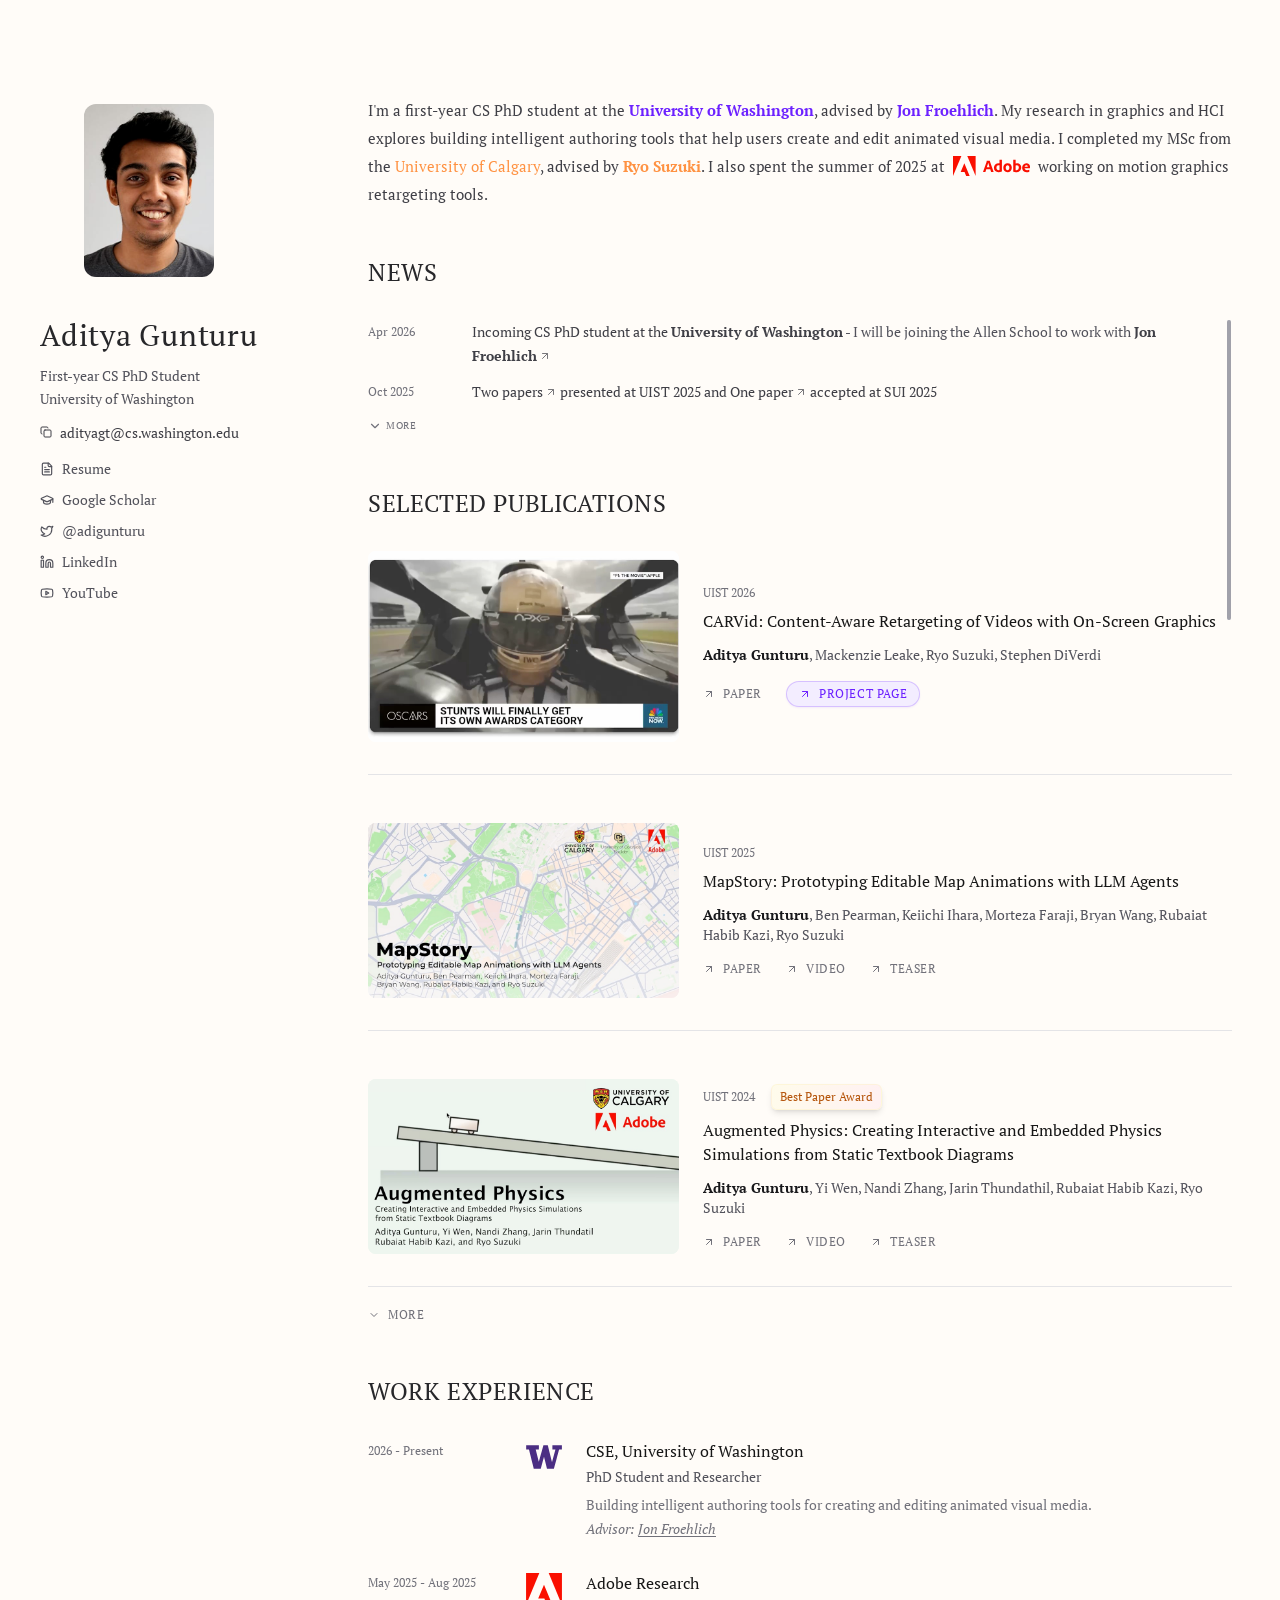
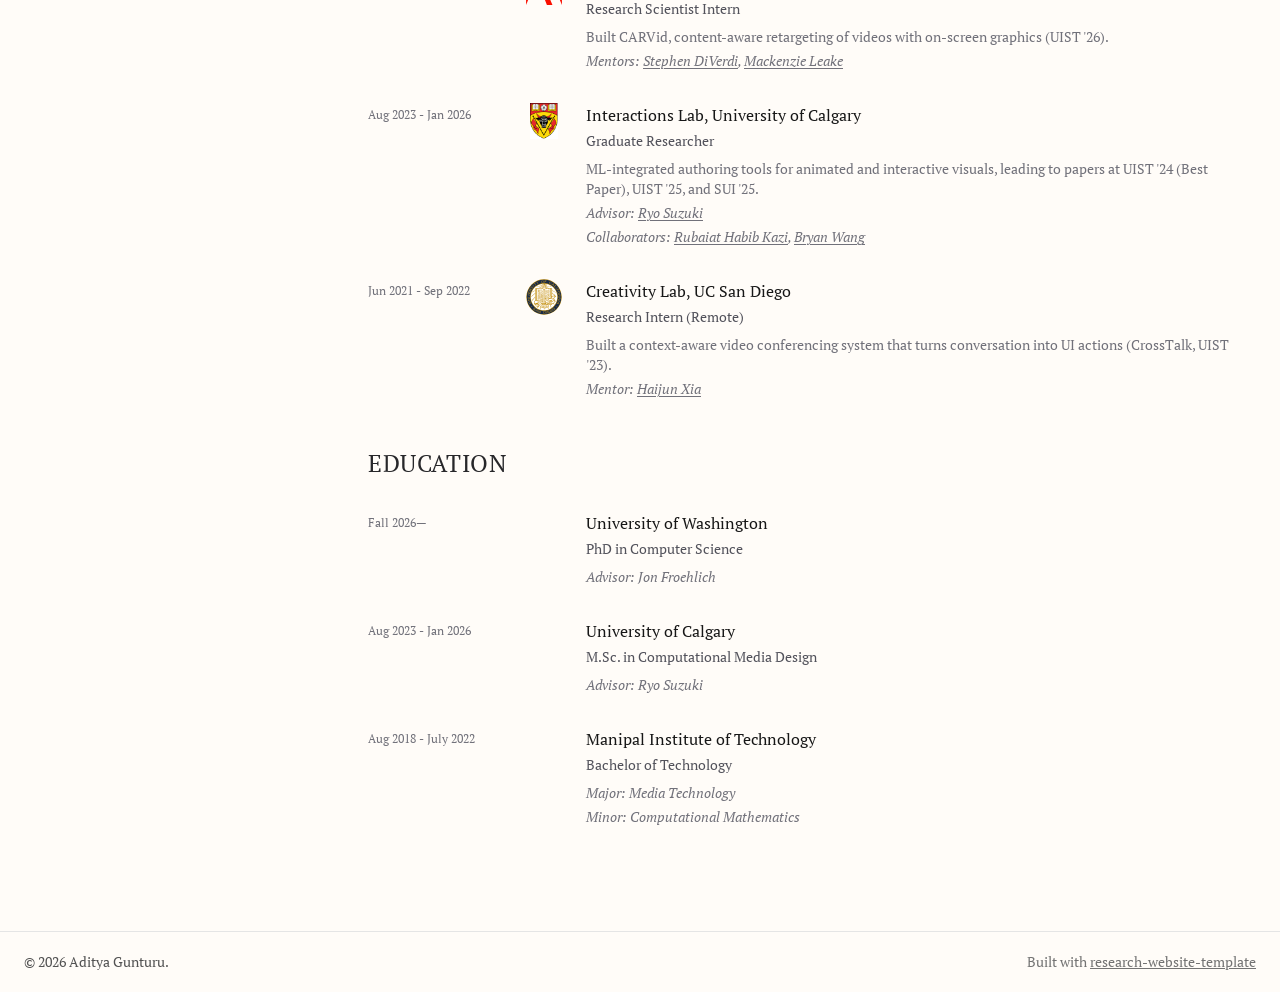
<file: index.html>
<!DOCTYPE html><html lang="en"><head><meta charSet="utf-8"/><meta name="viewport" content="width=device-width, initial-scale=1"/><link rel="preload" as="image" href="./profile.png"/><link rel="stylesheet" href="./_next/static/css/94fc6fe2152fa09c.css" data-precedence="next"/><title>Aditya Gunturu</title><meta name="description" content="Aditya Gunturu is a first-year CS PhD student at the University of Washington working on intelligent interfaces, mixed reality, and authoring tools."/><link rel="icon" href="./icon.png" type="image/png"/><link rel="apple-touch-icon" href="./icon.png" type="image/png"/><style>#publications .sm\:flex-row{position:relative;isolation:isolate}#publications .sm\:flex-row::before{content:"";position:absolute;inset:-14px;z-index:-1;border-radius:.5rem;background-color:rgba(120,100,80,.035);opacity:0;transition:opacity .3s ease;pointer-events:none}#publications .sm\:flex-row.pub-active::before{opacity:1}@media (min-width:640px){#publications .sm\:flex-row{align-items:center}}@media (min-width:768px){.profile-photo{width:55%!important;max-height:26vh!important}}@media (min-width:1100px){.layout-left{grid-column:span 3/span 3!important}.layout-right{grid-column:span 9/span 9!important}}@media (min-width:640px){#publications .sm\:flex-row>div:first-child{width:36%!important}}#more-pubs-toggle{margin-top:-16px!important}#more-pubs:not([hidden])+#more-pubs-toggle{margin-top:32px!important}#news-list.news-anim{transition:max-height .35s ease}@media (max-width:639px){#publications .sm\:flex-row>div:first-child{display:block!important;width:80%!important;min-width:0!important;margin-left:auto;margin-right:auto}#publications h3>span.sm\:hidden{display:none}}.teaser-poster{position:absolute;inset:0;width:100%;height:100%;object-fit:cover;border-radius:.5rem;pointer-events:none;opacity:1;transition:opacity .2s ease}.teaser-poster.is-hidden{opacity:0}.exp-date{display:flex;justify-content:space-between;align-items:flex-start;gap:8px}.exp-logo{width:36px;height:36px;object-fit:contain;flex-shrink:0;margin-right:16px}@media (max-width:639px){.exp-date{flex-direction:column;justify-content:flex-start}.exp-logo{width:26px;height:26px;margin:6px 0 0}}.project-cta{color:#6c21ff!important;background:#f3edff;border:1px solid rgba(108,33,255,.22);border-radius:9999px;padding:4px 12px;font-weight:500;box-shadow:0 1px 2px rgba(108,33,255,.08);transition:background-color .25s ease,color .25s ease,box-shadow .25s ease,border-color .25s ease}.project-cta:hover{background:#6c21ff;color:#fff!important;border-color:#6c21ff;box-shadow:0 4px 12px rgba(108,33,255,.25)}</style></head><body class="antialiased"><main class=""><div class="min-h-screen bg-[#FFFCF8]"><div class="max-w-[1280px] mx-auto px-4 md:px-8 py-10 md:py-24"><div class="grid grid-cols-1 md:grid-cols-12 gap-x-16 gap-y-6 md:gap-y-10 items-start"><div class="layout-left col-span-1 md:col-span-4 mb-2 md:mb-0 md:sticky md:top-12 md:self-start md:max-h-[calc(100vh-6rem)] md:overflow-y-auto pr-1" style="scrollbar-width:thin"><div class="p-2"><div class="profile-stack flex flex-row-reverse items-start gap-5 md:flex-col md:items-stretch md:space-y-5"><div class="w-[34%] flex-shrink-0 md:w-full"><div class="profile-photo relative aspect-[3/4] max-h-[34vh] md:max-h-[45vh] md:w-[85%]"><img alt="Aditya Gunturu" decoding="async" data-nimg="fill" class="object-cover rounded-xl" style="position:absolute;height:100%;width:100%;left:0;top:0;right:0;bottom:0;color:transparent" src="./profile.png"/></div></div><div class="min-w-0 flex-1 md:w-full"><h1 class="font-serif text-[2.4rem] leading-[1.05] sm:text-3xl font-light tracking-wide mb-3 text-zinc-800">Aditya Gunturu</h1><p class="text-zinc-600 text-sm leading-relaxed mb-3">First-year CS PhD Student<br/>University of Washington</p><div class="flex flex-wrap items-center gap-x-5 gap-y-2 mb-4 max-w-full"><button type="button" class="group inline-flex min-w-0 max-w-full basis-full items-center gap-2 text-[13px] text-zinc-700 hover:text-zinc-900 transition-colors duration-300 sm:basis-auto sm:text-sm" aria-label="Copy adityagt@cs.washington.edu to clipboard"><svg xmlns="http://www.w3.org/2000/svg" width="12" height="12" viewBox="0 0 24 24" fill="none" stroke="currentColor" stroke-width="2" stroke-linecap="round" stroke-linejoin="round" class="lucide lucide-copy group-hover:translate-x-0.5 transition-transform duration-300"><rect width="14" height="14" x="8" y="8" rx="2" ry="2"></rect><path d="M4 16c-1.1 0-2-.9-2-2V4c0-1.1.9-2 2-2h10c1.1 0 2 .9 2 2"></path></svg><span class="min-w-0 break-all text-left leading-snug sm:break-normal">adityagt@cs.washington.edu</span></button></div><div class="space-y-2"><a href="./Aditya_Gunturu_CV.pdf" class="inline-flex items-center gap-2 text-sm text-zinc-600 hover:text-zinc-900 transition-colors" target="_blank" rel="noopener noreferrer"><svg xmlns="http://www.w3.org/2000/svg" width="14" height="14" viewBox="0 0 24 24" fill="none" stroke="currentColor" stroke-width="2" stroke-linecap="round" stroke-linejoin="round" class="lucide lucide-file-text"><path d="M15 2H6a2 2 0 0 0-2 2v16a2 2 0 0 0 2 2h12a2 2 0 0 0 2-2V7Z"></path><path d="M14 2v4a2 2 0 0 0 2 2h4"></path><path d="M10 9H8"></path><path d="M16 13H8"></path><path d="M16 17H8"></path></svg>Resume</a><br/><a href="https://scholar.google.com/citations?user=8TdDyqgAAAAJ" class="inline-flex items-center gap-2 text-sm text-zinc-600 hover:text-zinc-900 transition-colors" target="_blank" rel="noopener noreferrer"><svg xmlns="http://www.w3.org/2000/svg" width="14" height="14" viewBox="0 0 24 24" fill="none" stroke="currentColor" stroke-width="2" stroke-linecap="round" stroke-linejoin="round" class="lucide lucide-graduation-cap"><path d="M21.42 10.922a1 1 0 0 0-.019-1.838L12.83 5.18a2 2 0 0 0-1.66 0L2.6 9.08a1 1 0 0 0 0 1.832l8.57 3.908a2 2 0 0 0 1.66 0z"></path><path d="M22 10v6"></path><path d="M6 12.5V16a6 3 0 0 0 12 0v-3.5"></path></svg>Google Scholar</a><br/><a href="https://twitter.com/adigunturu" class="inline-flex items-center gap-2 text-sm text-zinc-600 hover:text-zinc-900 transition-colors" target="_blank" rel="noopener noreferrer"><svg xmlns="http://www.w3.org/2000/svg" width="14" height="14" viewBox="0 0 24 24" fill="none" stroke="currentColor" stroke-width="2" stroke-linecap="round" stroke-linejoin="round" class="lucide lucide-twitter"><path d="M22 4s-.7 2.1-2 3.4c1.6 10-9.4 17.3-18 11.6 2.2.1 4.4-.6 6-2C3 15.5.5 9.6 3 5c2.2 2.6 5.6 4.1 9 4-.9-4.2 4-6.6 7-3.8 1.1 0 3-1.2 3-1.2z"></path></svg>@<!-- -->adigunturu</a><br/><a href="https://www.linkedin.com/in/adigunturu" class="inline-flex items-center gap-2 text-sm text-zinc-600 hover:text-zinc-900 transition-colors" target="_blank" rel="noopener noreferrer"><svg xmlns="http://www.w3.org/2000/svg" width="14" height="14" viewBox="0 0 24 24" fill="none" stroke="currentColor" stroke-width="2" stroke-linecap="round" stroke-linejoin="round" class="lucide lucide-linkedin"><path d="M16 8a6 6 0 0 1 6 6v7h-4v-7a2 2 0 0 0-2-2 2 2 0 0 0-2 2v7h-4v-7a6 6 0 0 1 6-6z"></path><rect width="4" height="12" x="2" y="9"></rect><circle cx="4" cy="4" r="2"></circle></svg>LinkedIn</a><br/><a href="https://www.youtube.com/@adigunturu" class="inline-flex items-center gap-2 text-sm text-zinc-600 hover:text-zinc-900 transition-colors" target="_blank" rel="noopener noreferrer"><svg xmlns="http://www.w3.org/2000/svg" width="14" height="14" viewBox="0 0 24 24" fill="none" stroke="currentColor" stroke-width="2" stroke-linecap="round" stroke-linejoin="round" class="lucide lucide-youtube"><path d="M2.5 17a24.12 24.12 0 0 1 0-10 2 2 0 0 1 1.4-1.4 49.56 49.56 0 0 1 16.2 0A2 2 0 0 1 21.5 7a24.12 24.12 0 0 1 0 10 2 2 0 0 1-1.4 1.4 49.55 49.55 0 0 1-16.2 0A2 2 0 0 1 2.5 17"></path><path d="m10 15 5-3-5-3z"></path></svg>YouTube</a></div></div></div></div></div><div class="layout-right col-span-1 md:col-span-8 space-y-12 px-0 md:px-4"><section id="about" class="scroll-mt-12"><p class="font-serif text-[15px] leading-7 text-zinc-700 [&amp;_a]:underline [&amp;_a]:text-zinc-900 [&amp;_a:hover]:text-zinc-600">I'm a first-year CS PhD student at the <a href='https://www.cs.washington.edu/' target='_blank' rel='noopener noreferrer' style='font-family:inherit;text-decoration:none;color:#6c21ff;font-weight:700;'>University of Washington</a>, advised by <a href='https://jonfroehlich.github.io/' target='_blank' rel='noopener noreferrer' style='font-family:inherit;text-decoration:none;color:#6c21ff;font-weight:700;'>Jon Froehlich</a>. My research in graphics and HCI explores building intelligent authoring tools that help users create and edit animated visual media. I completed my MSc from the <span style='color:#ff9242;text-decoration:none;'>University of Calgary</span>, advised by <a href='https://ryosuzuki.org/' target='_blank' rel='noopener noreferrer' style='font-family:inherit;text-decoration:none;color:#ff9242;font-weight:700;'>Ryo Suzuki</a>. I also spent the summer of 2025 at <span style='white-space:nowrap;'><img src='./adobe.svg' alt='Adobe' style='height:20px;width:auto;vertical-align:text-bottom;margin:0 4px;display:inline-block;' /></span> working on motion graphics retargeting tools.</p></section><section id="news" class="scroll-mt-12"><h2 class="font-serif text-2xl mb-8 tracking-wide uppercase text-zinc-800">News</h2><div class="news-scroll-shell relative"><div id="news-list" class="news-scroll news-collapsed max-h-[190px] overflow-y-auto pr-5"><div class="space-y-3"><div><div class="grid grid-cols-[88px_1fr] gap-4 items-start"><p class="text-xs text-zinc-500 leading-6">Apr 2026</p><p class="news-copy text-sm text-zinc-700 leading-6"><span>Incoming CS PhD student at the <strong>University of Washington</strong></span><span class="text-zinc-600"> - I will be joining the Allen School to work with <a href='https://jonfroehlich.github.io/' target='_blank' rel='noopener noreferrer'><strong>Jon Froehlich</strong></a></span></p></div></div><div><div class="grid grid-cols-[88px_1fr] gap-4 items-start"><p class="text-xs text-zinc-500 leading-6">Oct 2025</p><p class="news-copy text-sm text-zinc-700 leading-6"><span><a href='https://programs.sigchi.org/uist/2025/search/content?searchKey=aditya%20gunturu' target='_blank' rel='noopener noreferrer'>Two papers</a> presented at UIST 2025 and <a href='https://dl.acm.org/doi/full/10.1145/3694907.3765933' target='_blank' rel='noopener noreferrer'>One paper</a> accepted at SUI 2025</span></p></div></div><div><div class="grid grid-cols-[88px_1fr] gap-4 items-start"><p class="text-xs text-zinc-500 leading-6">Sep 2025</p><p class="news-copy text-sm text-zinc-700 leading-6"><span><a href='https://dl.acm.org/doi/10.1145/3746059.3747664' target='_blank' rel='noopener noreferrer'>MapStory</a>, in collaboration with <a href='https://www.dgp.toronto.edu/~bryanw/' target='_blank' rel='noopener noreferrer'><strong>Bryan Wang</strong></a> and <a href='https://rubaiathabib.me/' target='_blank' rel='noopener noreferrer'><strong>Rubaiat Habib Kazi</strong></a>, got accepted to UIST 2025</span></p></div></div><div><div class="grid grid-cols-[88px_1fr] gap-4 items-start"><p class="text-xs text-zinc-500 leading-6">May 2025</p><p class="news-copy text-sm text-zinc-700 leading-6"><span>Starting my Internship at <strong>Adobe Research</strong> with <a href='https://www.stephendiverdi.com/' target='_blank' rel='noopener noreferrer'><strong>Stephen DiVerdi</strong></a> and <a href='https://mackenzieleake.com/' target='_blank' rel='noopener noreferrer'><strong>Mackenzie Leake</strong></a></span></p></div></div><div><div class="grid grid-cols-[88px_1fr] gap-4 items-start"><p class="text-xs text-zinc-500 leading-6">Nov 2024</p><p class="news-copy text-sm text-zinc-700 leading-6"><span><a href='https://dl.acm.org/doi/10.1145/3654777.3676392' target='_blank' rel='noopener noreferrer'>Augmented Physics</a> got featured in the media: <a href='https://www.bgr.com/science/new-interactive-ai-tool-makes-textbooks-come-to-life/' target='_blank' rel='noopener noreferrer'>BGR</a>, <a href='https://www.azorobotics.com/News.aspx?newsID=15437' target='_blank' rel='noopener noreferrer'>AZORobotics</a>, <a href='https://www.thebrighterside.news/post/science-textbooks-come-alive-via-new-interactive-ai-technology/' target='_blank' rel='noopener noreferrer'>Brighter Side News</a>, and <a href='https://phys.org/news/2024-11-textbooks-alive-interactive-ai-tool.html' target='_blank' rel='noopener noreferrer'>Phys.org</a></span></p></div></div><div><div class="grid grid-cols-[88px_1fr] gap-4 items-start"><p class="text-xs text-zinc-500 leading-6">Oct 2024</p><p class="news-copy text-sm text-zinc-700 leading-6"><span><a href='https://dl.acm.org/doi/10.1145/3654777.3676392' target='_blank' rel='noopener noreferrer'>Augmented Physics</a> received a <strong>Best Paper Award</strong> at UIST 2024</span></p></div></div><div><div class="grid grid-cols-[88px_1fr] gap-4 items-start"><p class="text-xs text-zinc-500 leading-6">Oct 2023</p><p class="news-copy text-sm text-zinc-700 leading-6"><span><a href='https://programs.sigchi.org/uist/2023/search/content?searchKey=aditya%20gunturu' target='_blank' rel='noopener noreferrer'>One paper</a> accepted to UIST 2023</span></p></div></div><div><div class="grid grid-cols-[88px_1fr] gap-4 items-start"><p class="text-xs text-zinc-500 leading-6">Aug 2023</p><p class="news-copy text-sm text-zinc-700 leading-6"><span>Started my MSc at the University of Calgary with <a href='https://ryosuzuki.org/' target='_blank' rel='noopener noreferrer'><strong>Ryo Suzuki</strong></a></span></p></div></div></div></div></div><button type="button" id="news-toggle" aria-controls="news-list" aria-expanded="false" aria-label="Show all news" class="inline-flex items-center text-zinc-500 hover:text-zinc-900 transition-colors duration-300" style="cursor:pointer;background:none;border:0;padding:4px 0;margin-top:10px"><svg xmlns="http://www.w3.org/2000/svg" width="14" height="14" viewBox="0 0 24 24" fill="none" stroke="currentColor" stroke-width="2" stroke-linecap="round" stroke-linejoin="round" style="transition:transform .3s"><path d="m6 9 6 6 6-6"></path></svg><span class="tracking-wider uppercase" style="font-size:10px;margin-left:4px">More</span></button></section><section id="publications" class="scroll-mt-12"><h2 class="font-serif text-2xl mb-8 tracking-wide uppercase text-zinc-800">Selected Publications</h2><div class="space-y-12"><div><div class="flex flex-col sm:flex-row gap-6"><div class="hidden sm:block sm:w-1/4 min-w-[160px] relative"><video aria-label="CARVid: Content-Aware Retargeting of Videos with On-Screen Graphics" class="hover-teaser rounded-lg w-full h-auto transition-all duration-300" src="./carvid-teaser.mp4?v=3" poster="./carvid-teaser.jpg?v=3" muted playsinline preload="auto"></video><img class="teaser-poster" src="./carvid-teaser.jpg?v=3" alt="" aria-hidden="true"/></div><div class="flex flex-col flex-1"><div class="flex flex-row gap-4 items-center mb-2"><p class="text-xs text-zinc-500">UIST<!-- --> <!-- -->2026</p></div><h3 class="font-serif text-md mb-3"><span class="sm:hidden mr-2" aria-hidden="true">🎬</span>CARVid: Content-Aware Retargeting of Videos with On-Screen Graphics</h3><p class="text-sm text-zinc-600 mb-4"><strong style="font-weight:700;color:#18181b">Aditya Gunturu</strong>, Mackenzie Leake, Ryo Suzuki, Stephen DiVerdi</p><div class="flex flex-row flex-wrap gap-x-6 gap-y-3"><a href="https://doi.org/10.1145/3830398.3830716" class="group inline-flex items-center gap-2 text-xs text-zinc-500 hover:text-zinc-900 transition-colors duration-300" target="_blank" rel="noopener noreferrer"><svg xmlns="http://www.w3.org/2000/svg" width="12" height="12" viewBox="0 0 24 24" fill="none" stroke="currentColor" stroke-width="2" stroke-linecap="round" stroke-linejoin="round" class="lucide lucide-arrow-up-right group-hover:translate-x-0.5 group-hover:-translate-y-0.5 transition-transform duration-300"><path d="M7 7h10v10"></path><path d="M7 17 17 7"></path></svg><span class="tracking-wider uppercase">Paper</span></a><a href="./CARVid/" class="group project-cta inline-flex items-center gap-2 text-xs transition-colors duration-300" target="_blank" rel="noopener noreferrer"><svg xmlns="http://www.w3.org/2000/svg" width="12" height="12" viewBox="0 0 24 24" fill="none" stroke="currentColor" stroke-width="2" stroke-linecap="round" stroke-linejoin="round" class="lucide lucide-arrow-up-right group-hover:translate-x-0.5 group-hover:-translate-y-0.5 transition-transform duration-300"><path d="M7 7h10v10"></path><path d="M7 17 17 7"></path></svg><span class="tracking-wider uppercase">Project Page</span></a></div></div></div><div class="h-px bg-zinc-200 my-8"></div></div><div><div class="flex flex-col sm:flex-row gap-6"><div class="hidden sm:block sm:w-1/4 min-w-[160px] relative"><video aria-label="MapStory: Prototyping Editable Map Animations with LLM Agents" class="hover-teaser rounded-lg w-full h-auto transition-all duration-300" src="./mapstory-teaser.mp4" poster="./mapstory-teaser.jpg" muted playsinline preload="auto"></video><img class="teaser-poster" src="./mapstory-teaser.jpg" alt="" aria-hidden="true"/></div><div class="flex flex-col flex-1"><div class="flex flex-row gap-4 items-center mb-2"><p class="text-xs text-zinc-500">UIST<!-- --> <!-- -->2025</p></div><h3 class="font-serif text-md mb-3"><span class="sm:hidden mr-2" aria-hidden="true">🌍</span>MapStory: Prototyping Editable Map Animations with LLM Agents</h3><p class="text-sm text-zinc-600 mb-4"><strong style="font-weight:700;color:#18181b">Aditya Gunturu</strong>, Ben Pearman, Keiichi Ihara, Morteza Faraji, Bryan Wang, Rubaiat Habib Kazi, Ryo Suzuki</p><div class="flex flex-row flex-wrap gap-x-6 gap-y-3"><a href="https://dl.acm.org/doi/10.1145/3746059.3747664" class="group inline-flex items-center gap-2 text-xs text-zinc-500 hover:text-zinc-900 transition-colors duration-300" target="_blank" rel="noopener noreferrer"><svg xmlns="http://www.w3.org/2000/svg" width="12" height="12" viewBox="0 0 24 24" fill="none" stroke="currentColor" stroke-width="2" stroke-linecap="round" stroke-linejoin="round" class="lucide lucide-arrow-up-right group-hover:translate-x-0.5 group-hover:-translate-y-0.5 transition-transform duration-300"><path d="M7 7h10v10"></path><path d="M7 17 17 7"></path></svg><span class="tracking-wider uppercase">Paper</span></a><a href="https://youtu.be/Z9hdxHDVXyM" class="group inline-flex items-center gap-2 text-xs text-zinc-500 hover:text-zinc-900 transition-colors duration-300" target="_blank" rel="noopener noreferrer"><svg xmlns="http://www.w3.org/2000/svg" width="12" height="12" viewBox="0 0 24 24" fill="none" stroke="currentColor" stroke-width="2" stroke-linecap="round" stroke-linejoin="round" class="lucide lucide-arrow-up-right group-hover:translate-x-0.5 group-hover:-translate-y-0.5 transition-transform duration-300"><path d="M7 7h10v10"></path><path d="M7 17 17 7"></path></svg><span class="tracking-wider uppercase">Video</span></a><a href="https://youtu.be/HLLfvR9f7Tw" class="group inline-flex items-center gap-2 text-xs text-zinc-500 hover:text-zinc-900 transition-colors duration-300" target="_blank" rel="noopener noreferrer"><svg xmlns="http://www.w3.org/2000/svg" width="12" height="12" viewBox="0 0 24 24" fill="none" stroke="currentColor" stroke-width="2" stroke-linecap="round" stroke-linejoin="round" class="lucide lucide-arrow-up-right group-hover:translate-x-0.5 group-hover:-translate-y-0.5 transition-transform duration-300"><path d="M7 7h10v10"></path><path d="M7 17 17 7"></path></svg><span class="tracking-wider uppercase">Teaser</span></a></div></div></div><div class="h-px bg-zinc-200 my-8"></div></div><div><div class="flex flex-col sm:flex-row gap-6"><div class="hidden sm:block sm:w-1/4 min-w-[160px] relative"><video aria-label="Augmented Physics: Creating Interactive and Embedded Physics Simulations from Static Textbook Diagrams" class="hover-teaser rounded-lg w-full h-auto transition-all duration-300" src="./augmentedphysics-teaser.mp4" poster="./augmentedphysics-teaser.jpg" muted playsinline preload="auto"></video><img class="teaser-poster" src="./augmentedphysics-teaser.jpg" alt="" aria-hidden="true"/></div><div class="flex flex-col flex-1"><div class="flex flex-row gap-4 items-center mb-2"><p class="text-xs text-zinc-500">UIST<!-- --> <!-- -->2024</p><div class="group flex px-2 py-1 bg-gradient-to-r from-amber-50 to-rose-50 rounded-md items-center shadow-md border border-amber-100/50 relative overflow-hidden hover:rotate-1 transition-all duration-300"><div class="absolute inset-0 translate-x-[-100%] group-hover:translate-x-[100%] transition-transform duration-1000 bg-gradient-to-r from-transparent via-white/90 to-transparent"></div><p class="text-xs text-amber-700 font-medium relative">Best Paper Award</p></div></div><h3 class="font-serif text-md mb-3"><span class="sm:hidden mr-2" aria-hidden="true">🍎</span>Augmented Physics: Creating Interactive and Embedded Physics Simulations from Static Textbook Diagrams</h3><p class="text-sm text-zinc-600 mb-4"><strong style="font-weight:700;color:#18181b">Aditya Gunturu</strong>, Yi Wen, Nandi Zhang, Jarin Thundathil, Rubaiat Habib Kazi, Ryo Suzuki</p><div class="flex flex-row flex-wrap gap-x-6 gap-y-3"><a href="https://dl.acm.org/doi/10.1145/3654777.3676392" class="group inline-flex items-center gap-2 text-xs text-zinc-500 hover:text-zinc-900 transition-colors duration-300" target="_blank" rel="noopener noreferrer"><svg xmlns="http://www.w3.org/2000/svg" width="12" height="12" viewBox="0 0 24 24" fill="none" stroke="currentColor" stroke-width="2" stroke-linecap="round" stroke-linejoin="round" class="lucide lucide-arrow-up-right group-hover:translate-x-0.5 group-hover:-translate-y-0.5 transition-transform duration-300"><path d="M7 7h10v10"></path><path d="M7 17 17 7"></path></svg><span class="tracking-wider uppercase">Paper</span></a><a href="https://youtu.be/MOdSeUp8YcE" class="group inline-flex items-center gap-2 text-xs text-zinc-500 hover:text-zinc-900 transition-colors duration-300" target="_blank" rel="noopener noreferrer"><svg xmlns="http://www.w3.org/2000/svg" width="12" height="12" viewBox="0 0 24 24" fill="none" stroke="currentColor" stroke-width="2" stroke-linecap="round" stroke-linejoin="round" class="lucide lucide-arrow-up-right group-hover:translate-x-0.5 group-hover:-translate-y-0.5 transition-transform duration-300"><path d="M7 7h10v10"></path><path d="M7 17 17 7"></path></svg><span class="tracking-wider uppercase">Video</span></a><a href="https://youtu.be/MAQFXxKbyjc" class="group inline-flex items-center gap-2 text-xs text-zinc-500 hover:text-zinc-900 transition-colors duration-300" target="_blank" rel="noopener noreferrer"><svg xmlns="http://www.w3.org/2000/svg" width="12" height="12" viewBox="0 0 24 24" fill="none" stroke="currentColor" stroke-width="2" stroke-linecap="round" stroke-linejoin="round" class="lucide lucide-arrow-up-right group-hover:translate-x-0.5 group-hover:-translate-y-0.5 transition-transform duration-300"><path d="M7 7h10v10"></path><path d="M7 17 17 7"></path></svg><span class="tracking-wider uppercase">Teaser</span></a></div></div></div><div class="h-px bg-zinc-200 my-8"></div></div><div id="more-pubs" class="space-y-12" hidden><div><div class="flex flex-col sm:flex-row gap-6"><div class="hidden sm:block sm:w-1/4 min-w-[160px] relative"><img alt="RealitySummary: Exploring On-Demand Mixed Reality Text Summarization and Question Answering using Large Language Models" loading="lazy" width="160" height="200" decoding="async" data-nimg="1" class="rounded-lg w-full h-auto transition-all duration-300" style="color:transparent" src="./realitysummary-thumb.png"/></div><div class="flex flex-col flex-1"><div class="flex flex-row gap-4 items-center mb-2"><p class="text-xs text-zinc-500">SUI<!-- --> <!-- -->2025</p></div><h3 class="font-serif text-md mb-3"><span class="sm:hidden mr-2" aria-hidden="true">🥽</span>RealitySummary: Exploring On-Demand Mixed Reality Text Summarization and Question Answering using Large Language Models</h3><p class="text-sm text-zinc-600 mb-4"><strong style="font-weight:700;color:#18181b">Aditya Gunturu</strong>, Shivesh Jadon, Nandi Zhang, Morteza Faraji, Jarin Thundathil, Wesley Willett, Ryo Suzuki</p><div class="flex flex-row flex-wrap gap-x-6 gap-y-3"><a href="https://dl.acm.org/doi/10.1145/3694907.3765933" class="group inline-flex items-center gap-2 text-xs text-zinc-500 hover:text-zinc-900 transition-colors duration-300" target="_blank" rel="noopener noreferrer"><svg xmlns="http://www.w3.org/2000/svg" width="12" height="12" viewBox="0 0 24 24" fill="none" stroke="currentColor" stroke-width="2" stroke-linecap="round" stroke-linejoin="round" class="lucide lucide-arrow-up-right group-hover:translate-x-0.5 group-hover:-translate-y-0.5 transition-transform duration-300"><path d="M7 7h10v10"></path><path d="M7 17 17 7"></path></svg><span class="tracking-wider uppercase">Paper</span></a><a href="https://www.youtube.com/watch?v=4pK1MIktqSI" class="group inline-flex items-center gap-2 text-xs text-zinc-500 hover:text-zinc-900 transition-colors duration-300" target="_blank" rel="noopener noreferrer"><svg xmlns="http://www.w3.org/2000/svg" width="12" height="12" viewBox="0 0 24 24" fill="none" stroke="currentColor" stroke-width="2" stroke-linecap="round" stroke-linejoin="round" class="lucide lucide-arrow-up-right group-hover:translate-x-0.5 group-hover:-translate-y-0.5 transition-transform duration-300"><path d="M7 7h10v10"></path><path d="M7 17 17 7"></path></svg><span class="tracking-wider uppercase">Video</span></a></div></div></div><div class="h-px bg-zinc-200 my-8"></div></div><div><div class="flex flex-col sm:flex-row gap-6"><div class="hidden sm:block sm:w-1/4 min-w-[160px] relative"><img alt="CrossTalk: Intelligent Substrates for Language-Oriented Interaction in Video-Based Communication and Collaboration" loading="lazy" width="160" height="200" decoding="async" data-nimg="1" class="rounded-lg w-full h-auto transition-all duration-300" style="color:transparent" src="https://adigunturu.com/img/design/Crosstalk_2.jpg"/></div><div class="flex flex-col flex-1"><div class="flex flex-row gap-4 items-center mb-2"><p class="text-xs text-zinc-500">UIST<!-- --> <!-- -->2023</p></div><h3 class="font-serif text-md mb-3"><span class="sm:hidden mr-2" aria-hidden="true">💬</span>CrossTalk: Intelligent Substrates for Language-Oriented Interaction in Video-Based Communication and Collaboration</h3><p class="text-sm text-zinc-600 mb-4">Haijun Xia, Tony Wang, <strong style="font-weight:700;color:#18181b">Aditya Gunturu</strong>, Peiling Jiang, William Duan, Xiaoshuo Yao</p><div class="flex flex-row flex-wrap gap-x-6 gap-y-3"><a href="https://dl.acm.org/doi/10.1145/3586183.3606773" class="group inline-flex items-center gap-2 text-xs text-zinc-500 hover:text-zinc-900 transition-colors duration-300" target="_blank" rel="noopener noreferrer"><svg xmlns="http://www.w3.org/2000/svg" width="12" height="12" viewBox="0 0 24 24" fill="none" stroke="currentColor" stroke-width="2" stroke-linecap="round" stroke-linejoin="round" class="lucide lucide-arrow-up-right group-hover:translate-x-0.5 group-hover:-translate-y-0.5 transition-transform duration-300"><path d="M7 7h10v10"></path><path d="M7 17 17 7"></path></svg><span class="tracking-wider uppercase">Paper</span></a></div></div></div></div></div><div id="more-pubs-toggle"><button type="button" aria-expanded="false" aria-controls="more-pubs" class="group inline-flex items-center gap-2 text-xs text-zinc-500 hover:text-zinc-900 transition-colors duration-300" style="cursor:pointer;background:none;border:0;padding:0" onclick="var m=document.getElementById('more-pubs'),o=m.hidden;m.hidden=!o;this.setAttribute('aria-expanded',o);this.querySelector('span').textContent=o?'Less':'More';this.querySelector('svg').style.transform=o?'rotate(180deg)':''"><svg xmlns="http://www.w3.org/2000/svg" width="12" height="12" viewBox="0 0 24 24" fill="none" stroke="currentColor" stroke-width="2" stroke-linecap="round" stroke-linejoin="round" style="transition:transform .3s"><path d="m6 9 6 6 6-6"></path></svg><span class="tracking-wider uppercase">More</span></button></div></div></section><section id="experience" class="scroll-mt-12"><h2 class="font-serif text-2xl mb-8 tracking-wide uppercase text-zinc-800">Work Experience</h2><div class="space-y-8"><div><div class="grid grid-cols-4 gap-x-2 mb-2"><div class="exp-date"><span class="text-xs text-zinc-500 mt-1">2026 - Present</span><img class="exp-logo" src="./logos/uw.svg" alt="University of Washington logo" loading="lazy"/></div><div class="col-span-3"><h3 class="text-base mb-1 font-serif">CSE, University of Washington</h3><p class="text-sm text-zinc-600">PhD Student and Researcher</p><p class="text-sm text-zinc-500 mt-2">Building intelligent authoring tools for creating and editing animated visual media.</p><p class="text-sm text-zinc-500 mt-1 italic">Advisor: <a href='https://jonfroehlich.github.io/' target='_blank' rel='noopener noreferrer' style='text-decoration:underline;text-decoration-thickness:0.5px;text-underline-offset:2px;'>Jon Froehlich</a></p></div></div></div><div><div class="grid grid-cols-4 gap-x-2 mb-2"><div class="exp-date"><span class="text-xs text-zinc-500 mt-1">May 2025 - Aug 2025</span><img class="exp-logo" src="./logos/adobe-mark.svg" alt="Adobe logo" loading="lazy"/></div><div class="col-span-3"><h3 class="text-base mb-1 font-serif">Adobe Research</h3><p class="text-sm text-zinc-600">Research Scientist Intern</p><p class="text-sm text-zinc-500 mt-2">Built CARVid, content-aware retargeting of videos with on-screen graphics (UIST &#x27;26).</p><p class="text-sm text-zinc-500 mt-1 italic">Mentors: <a href='https://www.stephendiverdi.com/' target='_blank' rel='noopener noreferrer' style='text-decoration:underline;text-decoration-thickness:0.5px;text-underline-offset:2px;'>Stephen DiVerdi</a>, <a href='https://mackenzieleake.com/' target='_blank' rel='noopener noreferrer' style='text-decoration:underline;text-decoration-thickness:0.5px;text-underline-offset:2px;'>Mackenzie Leake</a></p></div></div></div><div><div class="grid grid-cols-4 gap-x-2 mb-2"><div class="exp-date"><span class="text-xs text-zinc-500 mt-1">Aug 2023 - Jan 2026</span><img class="exp-logo" src="./logos/ucalgary.png" alt="University of Calgary logo" loading="lazy"/></div><div class="col-span-3"><h3 class="text-base mb-1 font-serif">Interactions Lab, University of Calgary</h3><p class="text-sm text-zinc-600">Graduate Researcher</p><p class="text-sm text-zinc-500 mt-2">ML-integrated authoring tools for animated and interactive visuals, leading to papers at UIST &#x27;24 (Best Paper), UIST &#x27;25, and SUI &#x27;25.</p><p class="text-sm text-zinc-500 mt-1 italic">Advisor: <a href='https://ryosuzuki.org/' target='_blank' rel='noopener noreferrer' style='text-decoration:underline;text-decoration-thickness:0.5px;text-underline-offset:2px;'>Ryo Suzuki</a></p><p class="text-sm text-zinc-500 mt-1 italic">Collaborators: <a href='https://rubaiathabib.me/' target='_blank' rel='noopener noreferrer' style='text-decoration:underline;text-decoration-thickness:0.5px;text-underline-offset:2px;'>Rubaiat Habib Kazi</a>, <a href='https://www.dgp.toronto.edu/~bryanw/' target='_blank' rel='noopener noreferrer' style='text-decoration:underline;text-decoration-thickness:0.5px;text-underline-offset:2px;'>Bryan Wang</a></p></div></div></div><div><div class="grid grid-cols-4 gap-x-2 mb-2"><div class="exp-date"><span class="text-xs text-zinc-500 mt-1">Jun 2021 - Sep 2022</span><img class="exp-logo" src="./logos/ucsd.svg" alt="UC San Diego logo" loading="lazy"/></div><div class="col-span-3"><h3 class="text-base mb-1 font-serif">Creativity Lab, UC San Diego</h3><p class="text-sm text-zinc-600">Research Intern (Remote)</p><p class="text-sm text-zinc-500 mt-2">Built a context-aware video conferencing system that turns conversation into UI actions (CrossTalk, UIST &#x27;23).</p><p class="text-sm text-zinc-500 mt-1 italic">Mentor: <a href='https://cogsci.ucsd.edu/people/faculty/haijun-xia.html' target='_blank' rel='noopener noreferrer' style='text-decoration:underline;text-decoration-thickness:0.5px;text-underline-offset:2px;'>Haijun Xia</a></p></div></div></div></div></section><section id="education" class="scroll-mt-12"><h2 class="font-serif text-2xl mb-8 tracking-wide uppercase text-zinc-800">Education</h2><div class="space-y-8"><div><div class="grid grid-cols-4 gap-x-2 mb-2"><span class="text-xs text-zinc-500 mt-1">Fall 2026—</span><div class="col-span-3"><h3 class="text-base mb-1 font-serif">University of Washington</h3><p class="text-sm text-zinc-600">PhD in Computer Science</p><p class="text-sm text-zinc-500 mt-2 italic">Advisor: <!-- -->Jon Froehlich</p></div></div></div><div><div class="grid grid-cols-4 gap-x-2 mb-2"><span class="text-xs text-zinc-500 mt-1">Aug 2023 - Jan 2026</span><div class="col-span-3"><h3 class="text-base mb-1 font-serif">University of Calgary</h3><p class="text-sm text-zinc-600">M.Sc. in Computational Media Design</p><p class="text-sm text-zinc-500 mt-2 italic">Advisor: <!-- -->Ryo Suzuki</p></div></div></div><div><div class="grid grid-cols-4 gap-x-2 mb-2"><span class="text-xs text-zinc-500 mt-1">Aug 2018 - July 2022</span><div class="col-span-3"><h3 class="text-base mb-1 font-serif">Manipal Institute of Technology</h3><p class="text-sm text-zinc-600">Bachelor of Technology</p><p class="text-sm text-zinc-500 mt-2 italic">Major: <!-- -->Media Technology</p><p class="text-sm text-zinc-500 mt-1 italic">Minor: <!-- -->Computational Mathematics</p></div></div></div></div></section></div></div></div></div></main><footer class="border-t border-neutral-200 dark:border-neutral-800 bg-[#FFFCF8]"><div class="flex flex-row mx-auto max-w-7xl px-6 py-5 md:flex md:items-start md:justify-between "><div class="mb-0 text-sm text-neutral-600 dark:text-neutral-400"><p>© <!-- -->2026<!-- --> <!-- -->Aditya Gunturu<!-- -->.</p></div><div class="mb-0"><p class="text-sm text-neutral-500 dark:text-neutral-500 justify">Built with<!-- --> <a href="https://github.com/tovacinni/research-website-template" class="underline hover:text-neutral-800 dark:hover:text-neutral-300 transition-colors" target="_blank" rel="noopener noreferrer">research-website-template</a></p></div></div></footer><script>
(() => {
  const email = "adityagt@cs.washington.edu";

  const writeClipboard = async (text) => {
    if (navigator.clipboard && window.isSecureContext) {
      await navigator.clipboard.writeText(text);
      return;
    }

    const textarea = document.createElement("textarea");
    textarea.value = text;
    textarea.setAttribute("readonly", "");
    textarea.style.position = "fixed";
    textarea.style.top = "-1000px";
    textarea.style.opacity = "0";
    document.body.appendChild(textarea);
    textarea.focus();
    textarea.select();
    document.execCommand("copy");
    textarea.remove();
  };

  const copyButton = document.querySelector('button[aria-label^="Copy "]');
  if (copyButton) {
    const label = copyButton.querySelector("span");
    const originalLabel = label ? label.textContent : email;
    const originalAria = copyButton.getAttribute("aria-label") || "Copy " + email + " to clipboard";
    let resetTimer;

    copyButton.addEventListener("click", async () => {
      try {
        await writeClipboard(email);
        copyButton.setAttribute("aria-label", "Copied email");
        if (label) label.textContent = "Copied";
        window.clearTimeout(resetTimer);
        resetTimer = window.setTimeout(() => {
          copyButton.setAttribute("aria-label", originalAria);
          if (label) label.textContent = originalLabel;
        }, 1800);
      } catch {
        copyButton.setAttribute("aria-label", originalAria);
      }
    });
  }

  document.querySelectorAll(".news-scroll-shell").forEach((shell) => {
    const scroll = shell.querySelector(".news-scroll");
    if (!scroll || shell.querySelector(".news-scroll-track")) return;

    const track = document.createElement("div");
    const thumb = document.createElement("div");
    track.className = "news-scroll-track";
    thumb.className = "news-scroll-thumb";
    track.appendChild(thumb);
    shell.appendChild(track);

    const updateThumb = () => {
      const range = scroll.scrollHeight - scroll.clientHeight;
      const trackHeight = scroll.clientHeight;
      const thumbHeight = range > 0
        ? Math.max(28, Math.round((scroll.clientHeight / scroll.scrollHeight) * trackHeight))
        : trackHeight;
      const travel = Math.max(0, trackHeight - thumbHeight);
      const top = range > 0 ? (scroll.scrollTop / range) * travel : 0;

      track.style.height = trackHeight + "px";
      thumb.style.height = thumbHeight + "px";
      thumb.style.transform = "translateY(" + top + "px)";
    };

    let dragging = false;
    let startY = 0;
    let startScrollTop = 0;

    const pointerY = (event) => event.touches ? event.touches[0].clientY : event.clientY;

    const onMove = (event) => {
      if (!dragging) return;
      event.preventDefault();
      const range = scroll.scrollHeight - scroll.clientHeight;
      const thumbHeight = thumb.offsetHeight || 1;
      const travel = Math.max(1, scroll.clientHeight - thumbHeight);
      const delta = pointerY(event) - startY;
      scroll.scrollTop = startScrollTop + (delta / travel) * range;
    };

    const onUp = () => {
      dragging = false;
      document.removeEventListener("mousemove", onMove);
      document.removeEventListener("mouseup", onUp);
      document.removeEventListener("touchmove", onMove);
      document.removeEventListener("touchend", onUp);
    };

    thumb.addEventListener("mousedown", (event) => {
      dragging = true;
      startY = pointerY(event);
      startScrollTop = scroll.scrollTop;
      document.addEventListener("mousemove", onMove, { passive: false });
      document.addEventListener("mouseup", onUp);
    });

    thumb.addEventListener("touchstart", (event) => {
      dragging = true;
      startY = pointerY(event);
      startScrollTop = scroll.scrollTop;
      document.addEventListener("touchmove", onMove, { passive: false });
      document.addEventListener("touchend", onUp);
    }, { passive: true });

    track.addEventListener("mousedown", (event) => {
      if (event.target === thumb) return;
      const rect = track.getBoundingClientRect();
      const range = scroll.scrollHeight - scroll.clientHeight;
      const thumbHeight = thumb.offsetHeight || 1;
      const nextTop = event.clientY - rect.top - thumbHeight / 2;
      const travel = Math.max(1, scroll.clientHeight - thumbHeight);
      scroll.scrollTop = (nextTop / travel) * range;
    });

    scroll.addEventListener("scroll", updateThumb);
    window.addEventListener("resize", updateThumb);
    updateThumb();
  });
})();
</script><script>(function(){var PAD=40,active=null;var items=[].map.call(document.querySelectorAll("#publications .sm\\:flex-row"),function(r){return{r:r,row:r.parentNode,v:r.querySelector("video.hover-teaser"),inView:false,autoplayed:false,autoplaying:false}});function touch(){return matchMedia("(hover: none)").matches||matchMedia("(max-width: 639px)").matches}function play(v,loop){v.loop=loop;if(v.paused)v.play().catch(function(){})}function stop(v){v.loop=false;v.pause();v.currentTime=0}function update(it){var v=it.v;if(!v)return;if(touch()){if(it.inView)play(v,true);else{v.loop=false;v.pause()}return}if(active===it){play(v,true);return}if(!it.autoplayed&&it.inView){it.autoplayed=true;it.autoplaying=true;play(v,false);return}if(it.autoplaying){v.loop=false;return}if(!v.paused||v.currentTime)stop(v)}function pick(x,y){var best=null,bd=PAD;items.forEach(function(it){var b=it.row.getBoundingClientRect();if(!b.width)return;var dx=Math.max(b.left-x,0,x-b.right),dy=Math.max(b.top-y,0,y-b.bottom),d=Math.max(dx,dy);if(d<=bd){bd=d;best=it}});if(best===active)return;var prev=active;active=best;if(prev){prev.r.classList.remove("pub-active");update(prev)}if(best){best.r.classList.add("pub-active");update(best)}}items.forEach(function(it){if(it.v)it.v.addEventListener("ended",function(){it.autoplaying=false;if(!it.v.loop)it.v.currentTime=0})});items.forEach(function(it){if(it.v)it.v.addEventListener("pause",function(){if(it.autoplaying&&!it.v.ended){it.autoplaying=false;update(it)}})});var raf=0,px=0,py=0;document.addEventListener("mousemove",function(e){if(touch())return;px=e.clientX;py=e.clientY;if(!raf)raf=requestAnimationFrame(function(){raf=0;pick(px,py)})});document.addEventListener("mouseleave",function(){pick(-1e4,-1e4)});window.addEventListener("scroll",function(){if(!touch()&&(active||px))pick(px,py)},{passive:true});window.addEventListener("resize",function(){if(touch())pick(-1e4,-1e4);items.forEach(update)});if("IntersectionObserver" in window){var io=new IntersectionObserver(function(es){es.forEach(function(e){var it=items.filter(function(i){return i.v===e.target})[0];if(!it)return;it.inView=e.isIntersecting;update(it)})},{threshold:0.6});items.forEach(function(it){if(it.v)io.observe(it.v)})}})();</script><script>(function(){var ph=document.querySelector(".profile-photo"),nm=document.querySelector(".profile-stack h1");if(!ph||!nm)return;function c(){ph.style.marginLeft="";if(!matchMedia("(min-width:768px)").matches)return;var r=document.createRange();r.selectNodeContents(nm);var n=r.getBoundingClientRect(),p=ph.getBoundingClientRect();ph.style.marginLeft=Math.max(0,(n.left+n.width/2)-(p.left+p.width/2))+"px"}c();addEventListener("resize",c);addEventListener("load",c);if(document.fonts)document.fonts.ready.then(c)})();</script><script>(function(){var l=document.getElementById("news-list"),b=document.getElementById("news-toggle");if(!l||!b)return;function ch(){var it=l.firstElementChild&&l.firstElementChild.children;if(!it||it.length<2)return null;return Math.ceil(it[1].getBoundingClientRect().bottom-l.getBoundingClientRect().top+l.scrollTop)}function refresh(){dispatchEvent(new Event("resize"))}function set(){if(l.classList.contains("news-collapsed")){var x=ch();if(x)l.style.maxHeight=x+"px"}else l.style.maxHeight=""}b.addEventListener("click",function(){var c=l.classList.toggle("news-collapsed");if(c)l.scrollTop=0;set();b.setAttribute("aria-expanded",!c);b.setAttribute("aria-label",c?"Show all news":"Show less news");b.querySelector("svg").style.transform=c?"":"rotate(180deg)";b.querySelector("span").textContent=c?"More":"Less";refresh()});l.addEventListener("transitionend",refresh);set();refresh();setTimeout(function(){l.classList.add("news-anim")},100);addEventListener("resize",set);addEventListener("load",set);if(document.fonts)document.fonts.ready.then(set)})();</script><script>(function(){[].forEach.call(document.querySelectorAll("video.hover-teaser"),function(v){var img=v.nextElementSibling;if(!img||!img.classList.contains("teaser-poster"))return;function hide(){img.classList.add("is-hidden")}function show(){img.classList.remove("is-hidden")}v.addEventListener("playing",function(){if(v.requestVideoFrameCallback)v.requestVideoFrameCallback(hide);setTimeout(hide,250)});v.addEventListener("timeupdate",function(){if(!v.paused&&v.currentTime>0)hide()});v.addEventListener("error",hide);function maybeShow(){if(v.paused&&!v.seeking&&v.currentTime<0.05)show()}v.addEventListener("pause",maybeShow);v.addEventListener("seeked",maybeShow);v.addEventListener("ended",maybeShow)})})();</script></body></html>
</file>
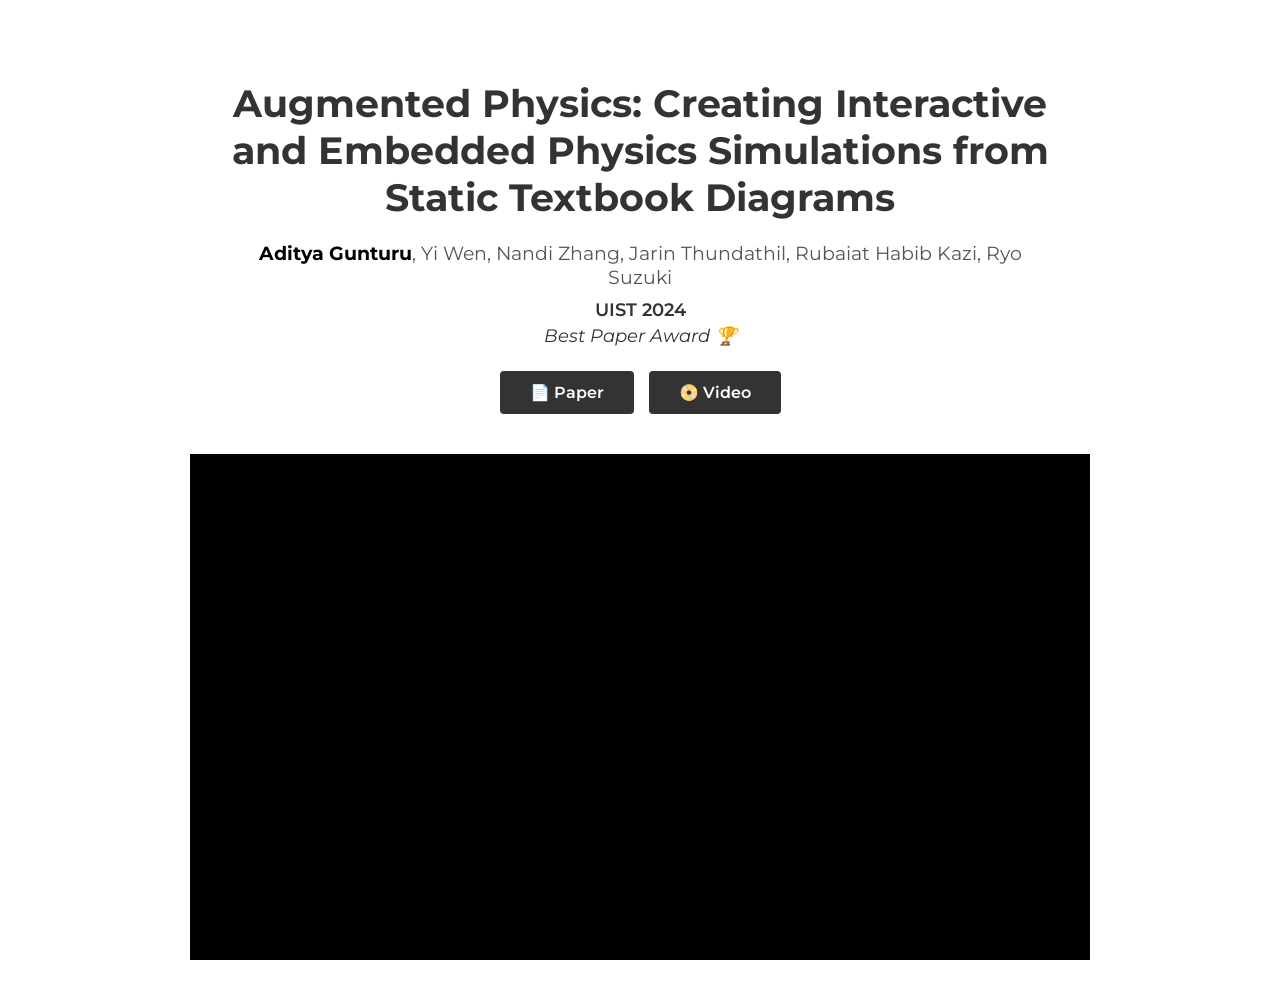
<file: AugmentedPhysics/index.html>
<!DOCTYPE html>
<html lang="en"> 
<head>
    <meta charset="UTF-8">
    <meta name="viewport" content="width=device-width, initial-scale=1.0">
    <title>Augmented Physics</title>
    <link rel="preconnect" href="https://fonts.googleapis.com">
    <link rel="preconnect" href="https://fonts.gstatic.com" crossorigin>
    <link href="https://fonts.googleapis.com/css2?family=Montserrat:wght@400;600;700&display=swap" rel="stylesheet">
    <style>
        * {
            margin: 0;
            padding: 0;
            box-sizing: border-box;
        }
        body {
            min-height: 100vh;
            display: flex;
            flex-direction: column;
            justify-content: center;
            align-items: center;
            background: #fff;
            font-family: 'Montserrat', sans-serif;
            padding: 40px 20px;
        }
        .container {
            max-width: 900px;
            width: 100%;
        }
        .header {
            text-align: center;
            margin-bottom: 0px;
            padding: 40px;
        }
        h1 {
            font-size: 2.2em;
            color: #333;
            margin-bottom: 20px;
        }
        .authors {
            font-size: 1.2em;
            color: #555;
            margin-bottom: 10px;
        }
        .authors strong {
            color: #000;
        }
        .venue {
            font-size: 1.1em;
            color: #333;
            font-weight: 600;
            margin-bottom: 5px;
        }
        .award {
            font-size: 1.1em;
            color: #333;
            font-style: italic;
            margin-bottom: 25px;
        }
        .buttons {
            display: flex;
            gap: 15px;
            justify-content: center;
            flex-wrap: wrap;
        }
        .btn {
            padding: 12px 30px;
            background: #333;
            color: white;
            text-decoration: none;
            font-weight: 600;
            transition: background 0.3s ease;
            border-radius: 4px;
        }
        .btn:hover {
            background: #555;
        }
        .video-container {
            width: 100%;
            overflow: hidden;
            background: #000;
            aspect-ratio: 16 / 9;
        }
        .video-container iframe {
            width: 100%;
            height: 100%;
            border: none;
        }
        
        /* Mobile devices - Small phones (320px - 480px) */
        @media (max-width: 480px) {
            body {
                padding: 20px 10px;
            }
            .container {
                max-width: 100%;
            }
            .header {
                padding: 20px 15px;
            }
            h1 {
                font-size: 1.4em;
                margin-bottom: 15px;
            }
            .authors {
                font-size: 0.9em;
                margin-bottom: 8px;
            }
            .venue {
                font-size: 0.85em;
                margin-bottom: 3px;
            }
            .award {
                font-size: 0.85em;
                margin-bottom: 15px;
            }
            .btn {
                padding: 10px 20px;
                font-size: 0.9em;
            }
        }
        
        /* Mobile devices - Larger phones (481px - 767px) */
        @media (min-width: 481px) and (max-width: 767px) {
            body {
                padding: 25px 15px;
            }
            .header {
                padding: 25px 20px;
            }
            h1 {
                font-size: 1.6em;
            }
            .authors {
                font-size: 1em;
            }
            .venue {
                font-size: 0.95em;
                margin-bottom: 3px;
            }
            .award {
                font-size: 0.95em;
            }
            .btn {
                padding: 11px 25px;
                font-size: 0.95em;
            }
        }
        
        /* Tablets - Portrait (768px - 1023px) */
        @media (min-width: 768px) and (max-width: 1023px) {
            body {
                padding: 30px 20px;
            }
            .header {
                padding: 30px 25px;
            }
            h1 {
                font-size: 1.9em;
            }
            .authors {
                font-size: 1.05em;
            }
            .venue {
                font-size: 1em;
                margin-bottom: 3px;
            }
            .award {
                font-size: 1em;
            }
        }
        
        /* Tablets - Landscape & Small Desktops (1024px - 1279px) */
        @media (min-width: 1024px) and (max-width: 1279px) {
            .container {
                max-width: 850px;
            }
        }
        
        /* Large Desktops (1280px+) */
        @media (min-width: 1280px) {
            .container {
                max-width: 900px;
            }
            h1 {
                font-size: 2.4em;
            }
        }
    </style>
</head>
<body>
    <div class="container">
        <div class="header">
            <h1>Augmented Physics: Creating Interactive and Embedded Physics Simulations from Static Textbook Diagrams</h1>
            <div class="authors">
                <strong>Aditya Gunturu</strong>, Yi Wen, Nandi Zhang, Jarin Thundathil, Rubaiat Habib Kazi, Ryo Suzuki
            </div>
            <div class="venue">UIST 2024</div>
            <div class="award">Best Paper Award 🏆</div>
            <div class="buttons">
                <a href="https://arxiv.org/abs/2405.18614" class="btn" target="_blank">📄 Paper</a>
                <a href="https://youtu.be/MOdSeUp8YcE" class="btn" target="_blank">📀 Video</a>
            </div>
        </div>
        <div class="video-container">
            <iframe width="560" height="315" src="https://www.youtube.com/embed/bLansqpuZJE?si=NxQ9nUHa4prTi5ow" title="YouTube video player" frameborder="0" allow="accelerometer; autoplay; clipboard-write; encrypted-media; gyroscope; picture-in-picture; web-share" referrerpolicy="strict-origin-when-cross-origin" allowfullscreen></iframe>
        </div>
    </div>
</body>
</html>
</file>
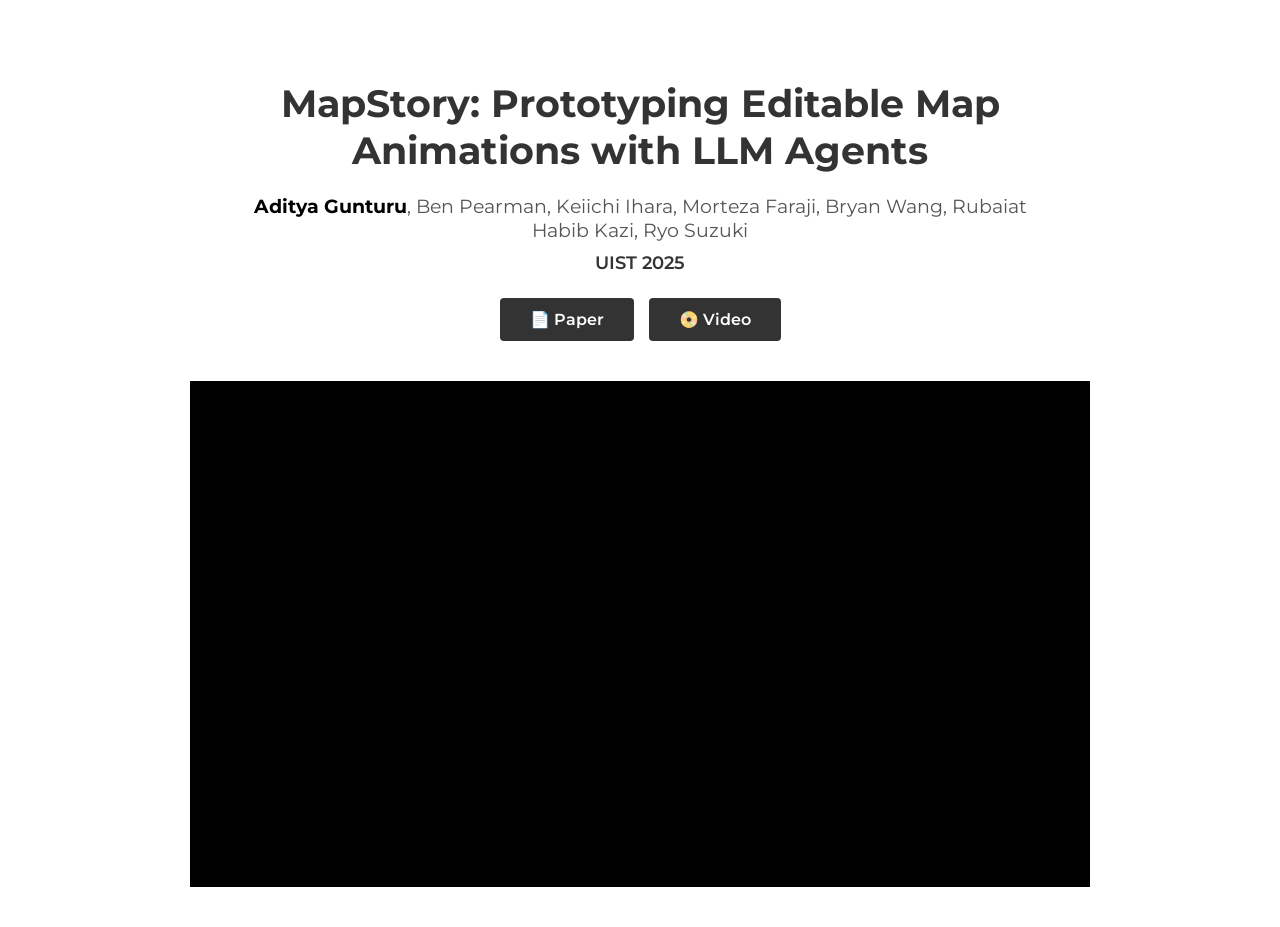
<file: MapStory/index.html>
<!DOCTYPE html>
<html lang="en">
<head>
    <meta charset="UTF-8">
    <meta name="viewport" content="width=device-width, initial-scale=1.0">
    <title>MapStory</title>
    <link rel="preconnect" href="https://fonts.googleapis.com">
    <link rel="preconnect" href="https://fonts.gstatic.com" crossorigin>
    <link href="https://fonts.googleapis.com/css2?family=Montserrat:wght@400;600;700&display=swap" rel="stylesheet">
    <style>
        * {
            margin: 0;
            padding: 0;
            box-sizing: border-box;
        }
        body {
            min-height: 100vh;
            display: flex;
            flex-direction: column;
            justify-content: center;
            align-items: center;
            background: #fff;
            font-family: 'Montserrat', sans-serif;
            padding: 40px 20px;
        }
        .container {
            max-width: 900px;
            width: 100%;
        }
        .header {
            text-align: center;
            margin-bottom: 0px;
            padding: 40px;
        }
        h1 {
            font-size: 2.2em;
            color: #333;
            margin-bottom: 20px;
        }
        .authors {
            font-size: 1.2em;
            color: #555;
            margin-bottom: 10px;
        }
        .authors strong {
            color: #000;
        }
        .venue {
            font-size: 1.1em;
            color: #333;
            font-weight: 600;
            margin-bottom: 25px;
        }
        .buttons {
            display: flex;
            gap: 15px;
            justify-content: center;
            flex-wrap: wrap;
        }
        .btn {
            padding: 12px 30px;
            background: #333;
            color: white;
            text-decoration: none;
            font-weight: 600;
            transition: background 0.3s ease;
            border-radius: 4px;
        }
        .btn:hover {
            background: #555;
        }
        .video-container {
            width: 100%;
            overflow: hidden;
            background: #000;
            aspect-ratio: 16 / 9;
        }
        .video-container iframe {
            width: 100%;
            height: 100%;
            border: none;
        }
        
        /* Mobile devices - Small phones (320px - 480px) */
        @media (max-width: 480px) {
            body {
                padding: 20px 10px;
            }
            .container {
                max-width: 100%;
            }
            .header {
                padding: 20px 15px;
            }
            h1 {
                font-size: 1.4em;
                margin-bottom: 15px;
            }
            .authors {
                font-size: 0.9em;
                margin-bottom: 8px;
            }
            .venue {
                font-size: 0.85em;
                margin-bottom: 15px;
            }
            .btn {
                padding: 10px 20px;
                font-size: 0.9em;
            }
        }
        
        /* Mobile devices - Larger phones (481px - 767px) */
        @media (min-width: 481px) and (max-width: 767px) {
            body {
                padding: 25px 15px;
            }
            .header {
                padding: 25px 20px;
            }
            h1 {
                font-size: 1.6em;
            }
            .authors {
                font-size: 1em;
            }
            .venue {
                font-size: 0.95em;
            }
            .btn {
                padding: 11px 25px;
                font-size: 0.95em;
            }
        }
        
        /* Tablets - Portrait (768px - 1023px) */
        @media (min-width: 768px) and (max-width: 1023px) {
            body {
                padding: 30px 20px;
            }
            .header {
                padding: 30px 25px;
            }
            h1 {
                font-size: 1.9em;
            }
            .authors {
                font-size: 1.05em;
            }
            .venue {
                font-size: 1em;
            }
        }
        
        /* Tablets - Landscape & Small Desktops (1024px - 1279px) */
        @media (min-width: 1024px) and (max-width: 1279px) {
            .container {
                max-width: 850px;
            }
        }
        
        /* Large Desktops (1280px+) */
        @media (min-width: 1280px) {
            .container {
                max-width: 900px;
            }
            h1 {
                font-size: 2.4em;
            }
        }
    </style>
</head>
<body>
    <div class="container">
        <div class="header">
            <h1>MapStory: Prototyping Editable Map Animations with LLM Agents</h1>
            <div class="authors">
                <strong>Aditya Gunturu</strong>, Ben Pearman, Keiichi Ihara, Morteza Faraji, Bryan Wang, Rubaiat Habib Kazi, Ryo Suzuki
            </div>
            <div class="venue">UIST 2025</div>
            <div class="buttons">
                <a href="https://arxiv.org/abs/2505.21966" class="btn" target="_blank">📄 Paper</a>
                <a href="https://youtu.be/Z9hdxHDVXyM" class="btn" target="_blank">📀 Video</a>
            </div>
        </div>
        <div class="video-container">
            <iframe width="560" height="315" src="https://www.youtube.com/embed/HLLfvR9f7Tw?si=iV9Hd0s5wDzGtynT" title="YouTube video player" frameborder="0" allow="accelerometer; autoplay; clipboard-write; encrypted-media; gyroscope; picture-in-picture; web-share" referrerpolicy="strict-origin-when-cross-origin" allowfullscreen></iframe>
        </div>
    </div>
</body>
</html>
</file>
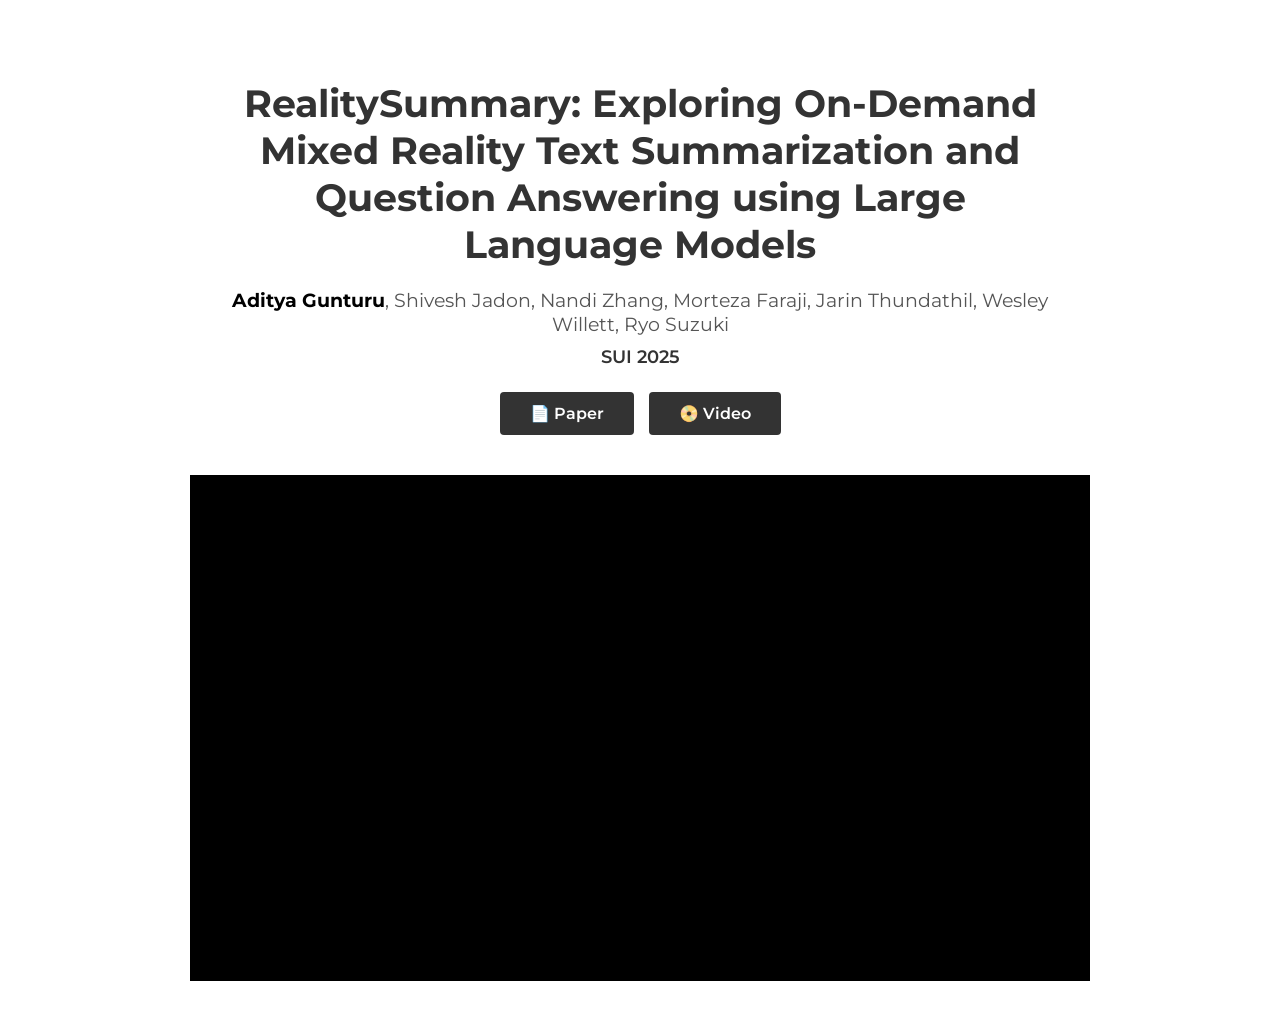
<file: RealitySummary/index.html>
<!DOCTYPE html>
<html lang="en">
<head>
    <meta charset="UTF-8">
    <meta name="viewport" content="width=device-width, initial-scale=1.0">
    <title>RealitySummary</title>
    <link rel="preconnect" href="https://fonts.googleapis.com">
    <link rel="preconnect" href="https://fonts.gstatic.com" crossorigin>
    <link href="https://fonts.googleapis.com/css2?family=Montserrat:wght@400;600;700&display=swap" rel="stylesheet">
    <style>
        * {
            margin: 0;
            padding: 0;
            box-sizing: border-box;
        }
        body {
            min-height: 100vh;
            display: flex;
            flex-direction: column;
            justify-content: center;
            align-items: center;
            background: #fff;
            font-family: 'Montserrat', sans-serif;
            padding: 40px 20px;
        }
        .container {
            max-width: 900px;
            width: 100%;
        }
        .header {
            text-align: center;
            margin-bottom: 0px;
            padding: 40px;
        }
        h1 {
            font-size: 2.2em;
            color: #333;
            margin-bottom: 20px;
        }
        .authors {
            font-size: 1.2em;
            color: #555;
            margin-bottom: 10px;
        }
        .authors strong {
            color: #000;
        }
        .venue {
            font-size: 1.1em;
            color: #333;
            font-weight: 600;
            margin-bottom: 25px;
        }
        .buttons {
            display: flex;
            gap: 15px;
            justify-content: center;
            flex-wrap: wrap;
        }
        .btn {
            padding: 12px 30px;
            background: #333;
            color: white;
            text-decoration: none;
            font-weight: 600;
            transition: background 0.3s ease;
            border-radius: 4px;
        }
        .btn:hover {
            background: #555;
        }
        .video-container {
            width: 100%;
            overflow: hidden;
            background: #000;
            aspect-ratio: 16 / 9;
        }
        .video-container iframe {
            width: 100%;
            height: 100%;
            border: none;
        }
        
        /* Mobile devices - Small phones (320px - 480px) */
        @media (max-width: 480px) {
            body {
                padding: 20px 10px;
            }
            .container {
                max-width: 100%;
            }
            .header {
                padding: 20px 15px;
            }
            h1 {
                font-size: 1.4em;
                margin-bottom: 15px;
            }
            .authors {
                font-size: 0.9em;
                margin-bottom: 8px;
            }
            .venue {
                font-size: 0.85em;
                margin-bottom: 15px;
            }
            .btn {
                padding: 10px 20px;
                font-size: 0.9em;
            }
        }
        
        /* Mobile devices - Larger phones (481px - 767px) */
        @media (min-width: 481px) and (max-width: 767px) {
            body {
                padding: 25px 15px;
            }
            .header {
                padding: 25px 20px;
            }
            h1 {
                font-size: 1.6em;
            }
            .authors {
                font-size: 1em;
            }
            .venue {
                font-size: 0.95em;
            }
            .btn {
                padding: 11px 25px;
                font-size: 0.95em;
            }
        }
        
        /* Tablets - Portrait (768px - 1023px) */
        @media (min-width: 768px) and (max-width: 1023px) {
            body {
                padding: 30px 20px;
            }
            .header {
                padding: 30px 25px;
            }
            h1 {
                font-size: 1.9em;
            }
            .authors {
                font-size: 1.05em;
            }
            .venue {
                font-size: 1em;
            }
        }
        
        /* Tablets - Landscape & Small Desktops (1024px - 1279px) */
        @media (min-width: 1024px) and (max-width: 1279px) {
            .container {
                max-width: 850px;
            }
        }
        
        /* Large Desktops (1280px+) */
        @media (min-width: 1280px) {
            .container {
                max-width: 900px;
            }
            h1 {
                font-size: 2.4em;
            }
        }
    </style>
</head>
<body>
    <div class="container">
        <div class="header">
            <h1>RealitySummary: Exploring On-Demand Mixed Reality Text Summarization and Question Answering using Large Language Models</h1>
            <div class="authors">
                <strong>Aditya Gunturu</strong>, Shivesh Jadon, Nandi Zhang, Morteza Faraji, Jarin Thundathil, Wesley Willett, Ryo Suzuki
            </div>
            <div class="venue">SUI 2025</div>
            <div class="buttons">
                <a href="https://arxiv.org/abs/2405.18620" class="btn" target="_blank">📄 Paper</a>
                <a href="https://www.youtube.com/watch?v=4pK1MIktqSI" class="btn" target="_blank">📀 Video</a>
            </div>
        </div>
        <div class="video-container">
            <iframe width="560" height="315" src="https://www.youtube.com/embed/4pK1MIktqSI?si=YpAhXLy0MfiOEfdJ" title="YouTube video player" frameborder="0" allow="accelerometer; autoplay; clipboard-write; encrypted-media; gyroscope; picture-in-picture; web-share" referrerpolicy="strict-origin-when-cross-origin" allowfullscreen></iframe>
        </div>
    </div>
</body>
</html>
</file>
<file: _next/static/css/94fc6fe2152fa09c.css>
@import url("https://fonts.googleapis.com/css2?family=Geist:wght@100..900&family=Geist+Mono:wght@100..900&family=Noto+Serif:wght@400;700&family=PT+Serif:wght@400;700&display=swap");*,:after,:before{--tw-border-spacing-x:0;--tw-border-spacing-y:0;--tw-translate-x:0;--tw-translate-y:0;--tw-rotate:0;--tw-skew-x:0;--tw-skew-y:0;--tw-scale-x:1;--tw-scale-y:1;--tw-pan-x: ;--tw-pan-y: ;--tw-pinch-zoom: ;--tw-scroll-snap-strictness:proximity;--tw-gradient-from-position: ;--tw-gradient-via-position: ;--tw-gradient-to-position: ;--tw-ordinal: ;--tw-slashed-zero: ;--tw-numeric-figure: ;--tw-numeric-spacing: ;--tw-numeric-fraction: ;--tw-ring-inset: ;--tw-ring-offset-width:0px;--tw-ring-offset-color:#fff;--tw-ring-color:rgba(59,130,246,.5);--tw-ring-offset-shadow:0 0 #0000;--tw-ring-shadow:0 0 #0000;--tw-shadow:0 0 #0000;--tw-shadow-colored:0 0 #0000;--tw-blur: ;--tw-brightness: ;--tw-contrast: ;--tw-grayscale: ;--tw-hue-rotate: ;--tw-invert: ;--tw-saturate: ;--tw-sepia: ;--tw-drop-shadow: ;--tw-backdrop-blur: ;--tw-backdrop-brightness: ;--tw-backdrop-contrast: ;--tw-backdrop-grayscale: ;--tw-backdrop-hue-rotate: ;--tw-backdrop-invert: ;--tw-backdrop-opacity: ;--tw-backdrop-saturate: ;--tw-backdrop-sepia: ;--tw-contain-size: ;--tw-contain-layout: ;--tw-contain-paint: ;--tw-contain-style: }::backdrop{--tw-border-spacing-x:0;--tw-border-spacing-y:0;--tw-translate-x:0;--tw-translate-y:0;--tw-rotate:0;--tw-skew-x:0;--tw-skew-y:0;--tw-scale-x:1;--tw-scale-y:1;--tw-pan-x: ;--tw-pan-y: ;--tw-pinch-zoom: ;--tw-scroll-snap-strictness:proximity;--tw-gradient-from-position: ;--tw-gradient-via-position: ;--tw-gradient-to-position: ;--tw-ordinal: ;--tw-slashed-zero: ;--tw-numeric-figure: ;--tw-numeric-spacing: ;--tw-numeric-fraction: ;--tw-ring-inset: ;--tw-ring-offset-width:0px;--tw-ring-offset-color:#fff;--tw-ring-color:rgba(59,130,246,.5);--tw-ring-offset-shadow:0 0 #0000;--tw-ring-shadow:0 0 #0000;--tw-shadow:0 0 #0000;--tw-shadow-colored:0 0 #0000;--tw-blur: ;--tw-brightness: ;--tw-contrast: ;--tw-grayscale: ;--tw-hue-rotate: ;--tw-invert: ;--tw-saturate: ;--tw-sepia: ;--tw-drop-shadow: ;--tw-backdrop-blur: ;--tw-backdrop-brightness: ;--tw-backdrop-contrast: ;--tw-backdrop-grayscale: ;--tw-backdrop-hue-rotate: ;--tw-backdrop-invert: ;--tw-backdrop-opacity: ;--tw-backdrop-saturate: ;--tw-backdrop-sepia: ;--tw-contain-size: ;--tw-contain-layout: ;--tw-contain-paint: ;--tw-contain-style: }

/*
! tailwindcss v3.4.17 | MIT License | https://tailwindcss.com
*/*,:after,:before{box-sizing:border-box;border:0 solid #e5e7eb}:after,:before{--tw-content:""}:host,html{line-height:1.5;-webkit-text-size-adjust:100%;-moz-tab-size:4;tab-size:4;font-family:ui-sans-serif,system-ui,sans-serif,Apple Color Emoji,Segoe UI Emoji,Segoe UI Symbol,Noto Color Emoji;font-feature-settings:normal;font-variation-settings:normal;-webkit-tap-highlight-color:transparent}body{margin:0;line-height:inherit}hr{height:0;color:inherit;border-top-width:1px}abbr:where([title]){text-decoration:underline dotted}h1,h2,h3,h4,h5,h6{font-size:inherit;font-weight:inherit}a{color:inherit;text-decoration:inherit}b,strong{font-weight:bolder}code,kbd,pre,samp{font-family:ui-monospace,SFMono-Regular,Menlo,Monaco,Consolas,Liberation Mono,Courier New,monospace;font-feature-settings:normal;font-variation-settings:normal;font-size:1em}small{font-size:80%}sub,sup{font-size:75%;line-height:0;position:relative;vertical-align:baseline}sub{bottom:-.25em}sup{top:-.5em}table{text-indent:0;border-color:inherit;border-collapse:collapse}button,input,optgroup,select,textarea{font-family:inherit;font-feature-settings:inherit;font-variation-settings:inherit;font-size:100%;font-weight:inherit;line-height:inherit;letter-spacing:inherit;color:inherit;margin:0;padding:0}button,select{text-transform:none}button,input:where([type=button]),input:where([type=reset]),input:where([type=submit]){-webkit-appearance:button;background-color:transparent;background-image:none}:-moz-focusring{outline:auto}:-moz-ui-invalid{box-shadow:none}progress{vertical-align:baseline}::-webkit-inner-spin-button,::-webkit-outer-spin-button{height:auto}[type=search]{-webkit-appearance:textfield;outline-offset:-2px}::-webkit-search-decoration{-webkit-appearance:none}::-webkit-file-upload-button{-webkit-appearance:button;font:inherit}summary{display:list-item}blockquote,dd,dl,figure,h1,h2,h3,h4,h5,h6,hr,p,pre{margin:0}fieldset{margin:0}fieldset,legend{padding:0}menu,ol,ul{list-style:none;margin:0;padding:0}dialog{padding:0}textarea{resize:vertical}input::placeholder,textarea::placeholder{opacity:1;color:#9ca3af}[role=button],button{cursor:pointer}:disabled{cursor:default}audio,canvas,embed,iframe,img,object,svg,video{display:block;vertical-align:middle}img,video{max-width:100%;height:auto}[hidden]:where(:not([hidden=until-found])){display:none}.absolute{position:absolute}.relative{position:relative}.inset-0{inset:0}.col-span-1{grid-column:span 1/span 1}.col-span-3{grid-column:span 3/span 3}.mx-auto{margin-left:auto;margin-right:auto}.my-8{margin-top:2rem;margin-bottom:2rem}.mb-0{margin-bottom:0}.mb-1{margin-bottom:.25rem}.mb-2{margin-bottom:.5rem}.mb-3{margin-bottom:.75rem}.mb-4{margin-bottom:1rem}.mb-8{margin-bottom:2rem}.mr-2{margin-right:.5rem}.mt-1{margin-top:.25rem}.mt-2{margin-top:.5rem}.mt-4{margin-top:1rem}.flex{display:flex}.inline-flex{display:inline-flex}.grid{display:grid}.hidden{display:none}.aspect-\[3\/4\]{aspect-ratio:3/4}.h-auto{height:auto}.h-px{height:1px}.max-h-\[190px\]{max-height:190px}.max-h-\[34vh\]{max-height:34vh}.min-h-screen{min-height:100vh}.w-1\/4{width:25%}.w-\[34\%\]{width:34%}.w-full{width:100%}.min-w-0{min-width:0}.min-w-\[160px\]{min-width:160px}.max-w-7xl{max-width:80rem}.max-w-\[1280px\]{max-width:1280px}.max-w-full{max-width:100%}.flex-1{flex:1 1 0%}.flex-shrink-0{flex-shrink:0}.basis-full{flex-basis:100%}.translate-x-\[-100\%\]{--tw-translate-x:-100%}.transform,.translate-x-\[-100\%\]{transform:translate(var(--tw-translate-x),var(--tw-translate-y)) rotate(var(--tw-rotate)) skewX(var(--tw-skew-x)) skewY(var(--tw-skew-y)) scaleX(var(--tw-scale-x)) scaleY(var(--tw-scale-y))}.resize{resize:both}.scroll-mt-12{scroll-margin-top:3rem}.grid-cols-1{grid-template-columns:repeat(1,minmax(0,1fr))}.grid-cols-4{grid-template-columns:repeat(4,minmax(0,1fr))}.grid-cols-\[88px_1fr\]{grid-template-columns:88px 1fr}.flex-row{flex-direction:row}.flex-row-reverse{flex-direction:row-reverse}.flex-col{flex-direction:column}.flex-wrap{flex-wrap:wrap}.items-start{align-items:flex-start}.items-center{align-items:center}.gap-2{gap:.5rem}.gap-4{gap:1rem}.gap-5{gap:1.25rem}.gap-6{gap:1.5rem}.gap-x-16{column-gap:4rem}.gap-x-2{column-gap:.5rem}.gap-x-5{column-gap:1.25rem}.gap-x-6{column-gap:1.5rem}.gap-y-2{row-gap:.5rem}.gap-y-3{row-gap:.75rem}.gap-y-6{row-gap:1.5rem}.space-y-12>:not([hidden])~:not([hidden]){--tw-space-y-reverse:0;margin-top:calc(3rem * calc(1 - var(--tw-space-y-reverse)));margin-bottom:calc(3rem * var(--tw-space-y-reverse))}.space-y-2>:not([hidden])~:not([hidden]){--tw-space-y-reverse:0;margin-top:calc(.5rem * calc(1 - var(--tw-space-y-reverse)));margin-bottom:calc(.5rem * var(--tw-space-y-reverse))}.space-y-3>:not([hidden])~:not([hidden]){--tw-space-y-reverse:0;margin-top:calc(.75rem * calc(1 - var(--tw-space-y-reverse)));margin-bottom:calc(.75rem * var(--tw-space-y-reverse))}.space-y-8>:not([hidden])~:not([hidden]){--tw-space-y-reverse:0;margin-top:calc(2rem * calc(1 - var(--tw-space-y-reverse)));margin-bottom:calc(2rem * var(--tw-space-y-reverse))}.overflow-hidden{overflow:hidden}.overflow-y-auto{overflow-y:auto}.break-all{word-break:break-all}.rounded-full{border-radius:9999px}.rounded-lg{border-radius:.5rem}.rounded-md{border-radius:.375rem}.rounded-xl{border-radius:.75rem}.border{border-width:1px}.border-t{border-top-width:1px}.border-amber-100\/50{border-color:hsla(48,96%,89%,.5)}.border-neutral-200{--tw-border-opacity:1;border-color:rgb(229 229 229/var(--tw-border-opacity,1))}.bg-\[\#FFFCF8\]{--tw-bg-opacity:1;background-color:rgb(255 252 248/var(--tw-bg-opacity,1))}.bg-zinc-100{--tw-bg-opacity:1;background-color:rgb(244 244 245/var(--tw-bg-opacity,1))}.bg-zinc-200{--tw-bg-opacity:1;background-color:rgb(228 228 231/var(--tw-bg-opacity,1))}.bg-gradient-to-r{background-image:linear-gradient(to right,var(--tw-gradient-stops))}.from-amber-50{--tw-gradient-from:#fffbeb var(--tw-gradient-from-position);--tw-gradient-to:rgba(255,251,235,0) var(--tw-gradient-to-position);--tw-gradient-stops:var(--tw-gradient-from),var(--tw-gradient-to)}.from-transparent{--tw-gradient-from:transparent var(--tw-gradient-from-position);--tw-gradient-to:transparent var(--tw-gradient-to-position);--tw-gradient-stops:var(--tw-gradient-from),var(--tw-gradient-to)}.via-white\/90{--tw-gradient-to:hsla(0,0%,100%,0) var(--tw-gradient-to-position);--tw-gradient-stops:var(--tw-gradient-from),hsla(0,0%,100%,.9) var(--tw-gradient-via-position),var(--tw-gradient-to)}.to-rose-50{--tw-gradient-to:#fff1f2 var(--tw-gradient-to-position)}.to-transparent{--tw-gradient-to:transparent var(--tw-gradient-to-position)}.object-cover{object-fit:cover}.p-2{padding:.5rem}.px-0{padding-left:0;padding-right:0}.px-2{padding-left:.5rem;padding-right:.5rem}.px-4{padding-left:1rem;padding-right:1rem}.px-6{padding-left:1.5rem;padding-right:1.5rem}.py-1{padding-top:.25rem;padding-bottom:.25rem}.py-10{padding-top:2.5rem;padding-bottom:2.5rem}.py-5{padding-top:1.25rem;padding-bottom:1.25rem}.pr-1{padding-right:.25rem}.pr-5{padding-right:1.25rem}.text-left{text-align:left}.font-serif{font-family:ui-serif,Georgia,Cambria,Times New Roman,Times,serif}.text-2xl{font-size:1.5rem;line-height:2rem}.text-\[13px\]{font-size:13px}.text-\[15px\]{font-size:15px}.text-\[2\.4rem\]{font-size:2.4rem}.text-base{font-size:1rem;line-height:1.5rem}.text-sm{font-size:.875rem;line-height:1.25rem}.text-xs{font-size:.75rem;line-height:1rem}.font-light{font-weight:300}.font-medium{font-weight:500}.uppercase{text-transform:uppercase}.italic{font-style:italic}.leading-6{line-height:1.5rem}.leading-7{line-height:1.75rem}.leading-\[1\.05\]{line-height:1.05}.leading-relaxed{line-height:1.625}.leading-snug{line-height:1.375}.tracking-wide{letter-spacing:.025em}.tracking-wider{letter-spacing:.05em}.text-amber-700{--tw-text-opacity:1;color:rgb(180 83 9/var(--tw-text-opacity,1))}.text-emerald-600{--tw-text-opacity:1;color:rgb(5 150 105/var(--tw-text-opacity,1))}.text-neutral-500{--tw-text-opacity:1;color:rgb(115 115 115/var(--tw-text-opacity,1))}.text-neutral-600{--tw-text-opacity:1;color:rgb(82 82 82/var(--tw-text-opacity,1))}.text-zinc-500{--tw-text-opacity:1;color:rgb(113 113 122/var(--tw-text-opacity,1))}.text-zinc-600{--tw-text-opacity:1;color:rgb(82 82 91/var(--tw-text-opacity,1))}.text-zinc-700{--tw-text-opacity:1;color:rgb(63 63 70/var(--tw-text-opacity,1))}.text-zinc-800{--tw-text-opacity:1;color:rgb(39 39 42/var(--tw-text-opacity,1))}.underline{text-decoration-line:underline}.antialiased{-webkit-font-smoothing:antialiased;-moz-osx-font-smoothing:grayscale}.shadow-md{--tw-shadow:0 4px 6px -1px rgba(0,0,0,.1),0 2px 4px -2px rgba(0,0,0,.1);--tw-shadow-colored:0 4px 6px -1px var(--tw-shadow-color),0 2px 4px -2px var(--tw-shadow-color);box-shadow:var(--tw-ring-offset-shadow,0 0 #0000),var(--tw-ring-shadow,0 0 #0000),var(--tw-shadow)}.transition-all{transition-property:all;transition-timing-function:cubic-bezier(.4,0,.2,1);transition-duration:.15s}.transition-colors{transition-property:color,background-color,border-color,text-decoration-color,fill,stroke;transition-timing-function:cubic-bezier(.4,0,.2,1);transition-duration:.15s}.transition-transform{transition-property:transform;transition-timing-function:cubic-bezier(.4,0,.2,1);transition-duration:.15s}.duration-1000{transition-duration:1s}.duration-300{transition-duration:.3s}:root{--background:#fff;--foreground:#171717}body{color:var(--foreground);background:var(--background)}.font-serif,.serif,body{font-family:"PT Serif","Noto Serif",Georgia,serif}.font-sans,.sans{font-family:Geist,system-ui,sans-serif}.news-scroll{scrollbar-width:none}.news-scroll::-webkit-scrollbar{display:none}.news-scroll-track{position:absolute;top:0;right:1px;width:4px;height:100%;border-radius:999px;background:#e4e4e7;cursor:pointer}.news-scroll-thumb{width:4px;background:#a1a1aa;border-radius:999px;cursor:grab;transition:background .15s ease}.news-scroll-thumb:active{cursor:grabbing;background:#71717a}.news-copy a{color:#3f3f46;text-decoration:none;transition:color .3s ease}.news-copy a:hover{color:#18181b}.news-copy a:after{content:"";display:inline-block;width:12px;height:12px;margin-left:2px;vertical-align:-.08em;background:currentColor;opacity:.7;mask:url("data:image/svg+xml,%3Csvg xmlns='http://www.w3.org/2000/svg' width='24' height='24' viewBox='0 0 24 24' fill='none' stroke='black' stroke-width='2' stroke-linecap='round' stroke-linejoin='round'%3E%3Cpath d='M7 7h10v10'/%3E%3Cpath d='M7 17 17 7'/%3E%3C/svg%3E") center /contain no-repeat;-webkit-mask:url("data:image/svg+xml,%3Csvg xmlns='http://www.w3.org/2000/svg' width='24' height='24' viewBox='0 0 24 24' fill='none' stroke='black' stroke-width='2' stroke-linecap='round' stroke-linejoin='round'%3E%3Cpath d='M7 7h10v10'/%3E%3Cpath d='M7 17 17 7'/%3E%3C/svg%3E") center /contain no-repeat;transition:opacity .3s ease,transform .3s ease}.news-copy a:hover:after{opacity:1;transform:translate(1px,-1px)}.hover\:rotate-1:hover{--tw-rotate:1deg;transform:translate(var(--tw-translate-x),var(--tw-translate-y)) rotate(var(--tw-rotate)) skewX(var(--tw-skew-x)) skewY(var(--tw-skew-y)) scaleX(var(--tw-scale-x)) scaleY(var(--tw-scale-y))}.hover\:text-neutral-800:hover{--tw-text-opacity:1;color:rgb(38 38 38/var(--tw-text-opacity,1))}.hover\:text-zinc-600:hover{--tw-text-opacity:1;color:rgb(82 82 91/var(--tw-text-opacity,1))}.hover\:text-zinc-900:hover{--tw-text-opacity:1;color:rgb(24 24 27/var(--tw-text-opacity,1))}.hover\:underline:hover{text-decoration-line:underline}.group:hover .group-hover\:-translate-y-0\.5{--tw-translate-y:-0.125rem}.group:hover .group-hover\:-translate-y-0\.5,.group:hover .group-hover\:translate-x-0\.5{transform:translate(var(--tw-translate-x),var(--tw-translate-y)) rotate(var(--tw-rotate)) skewX(var(--tw-skew-x)) skewY(var(--tw-skew-y)) scaleX(var(--tw-scale-x)) scaleY(var(--tw-scale-y))}.group:hover .group-hover\:translate-x-0\.5{--tw-translate-x:0.125rem}.group:hover .group-hover\:translate-x-\[100\%\]{--tw-translate-x:100%;transform:translate(var(--tw-translate-x),var(--tw-translate-y)) rotate(var(--tw-rotate)) skewX(var(--tw-skew-x)) skewY(var(--tw-skew-y)) scaleX(var(--tw-scale-x)) scaleY(var(--tw-scale-y))}@media (min-width:640px){.sm\:block{display:block}.sm\:hidden{display:none}.sm\:w-1\/4{width:25%}.sm\:basis-auto{flex-basis:auto}.sm\:flex-row{flex-direction:row}.sm\:break-normal{overflow-wrap:normal;word-break:normal}.sm\:text-3xl{font-size:1.875rem;line-height:2.25rem}.sm\:text-sm{font-size:.875rem;line-height:1.25rem}}@media (min-width:768px){.md\:sticky{position:sticky}.md\:top-12{top:3rem}.md\:col-span-4{grid-column:span 4/span 4}.md\:col-span-8{grid-column:span 8/span 8}.md\:mb-0{margin-bottom:0}.md\:flex{display:flex}.md\:max-h-\[45vh\]{max-height:45vh}.md\:max-h-\[calc\(100vh-6rem\)\]{max-height:calc(100vh - 6rem)}.md\:w-\[85\%\]{width:85%}.md\:w-full{width:100%}.md\:grid-cols-12{grid-template-columns:repeat(12,minmax(0,1fr))}.md\:flex-col{flex-direction:column}.md\:items-start{align-items:flex-start}.md\:items-stretch{align-items:stretch}.md\:justify-between{justify-content:space-between}.md\:gap-y-10{row-gap:2.5rem}.md\:space-y-5>:not([hidden])~:not([hidden]){--tw-space-y-reverse:0;margin-top:calc(1.25rem * calc(1 - var(--tw-space-y-reverse)));margin-bottom:calc(1.25rem * var(--tw-space-y-reverse))}.md\:self-start{align-self:flex-start}.md\:overflow-y-auto{overflow-y:auto}.md\:px-4{padding-left:1rem;padding-right:1rem}.md\:px-8{padding-left:2rem;padding-right:2rem}.md\:py-24{padding-top:6rem;padding-bottom:6rem}}@media (prefers-color-scheme:dark){.dark\:border-neutral-800{--tw-border-opacity:1;border-color:rgb(38 38 38/var(--tw-border-opacity,1))}.dark\:text-neutral-400{--tw-text-opacity:1;color:rgb(163 163 163/var(--tw-text-opacity,1))}.dark\:text-neutral-500{--tw-text-opacity:1;color:rgb(115 115 115/var(--tw-text-opacity,1))}.dark\:hover\:text-neutral-300:hover{--tw-text-opacity:1;color:rgb(212 212 212/var(--tw-text-opacity,1))}}.\[\&_a\:hover\]\:text-zinc-600 a:hover{--tw-text-opacity:1;color:rgb(82 82 91/var(--tw-text-opacity,1))}.\[\&_a\]\:text-zinc-900 a{--tw-text-opacity:1;color:rgb(24 24 27/var(--tw-text-opacity,1))}.\[\&_a\]\:underline a{text-decoration-line:underline}
</file>
